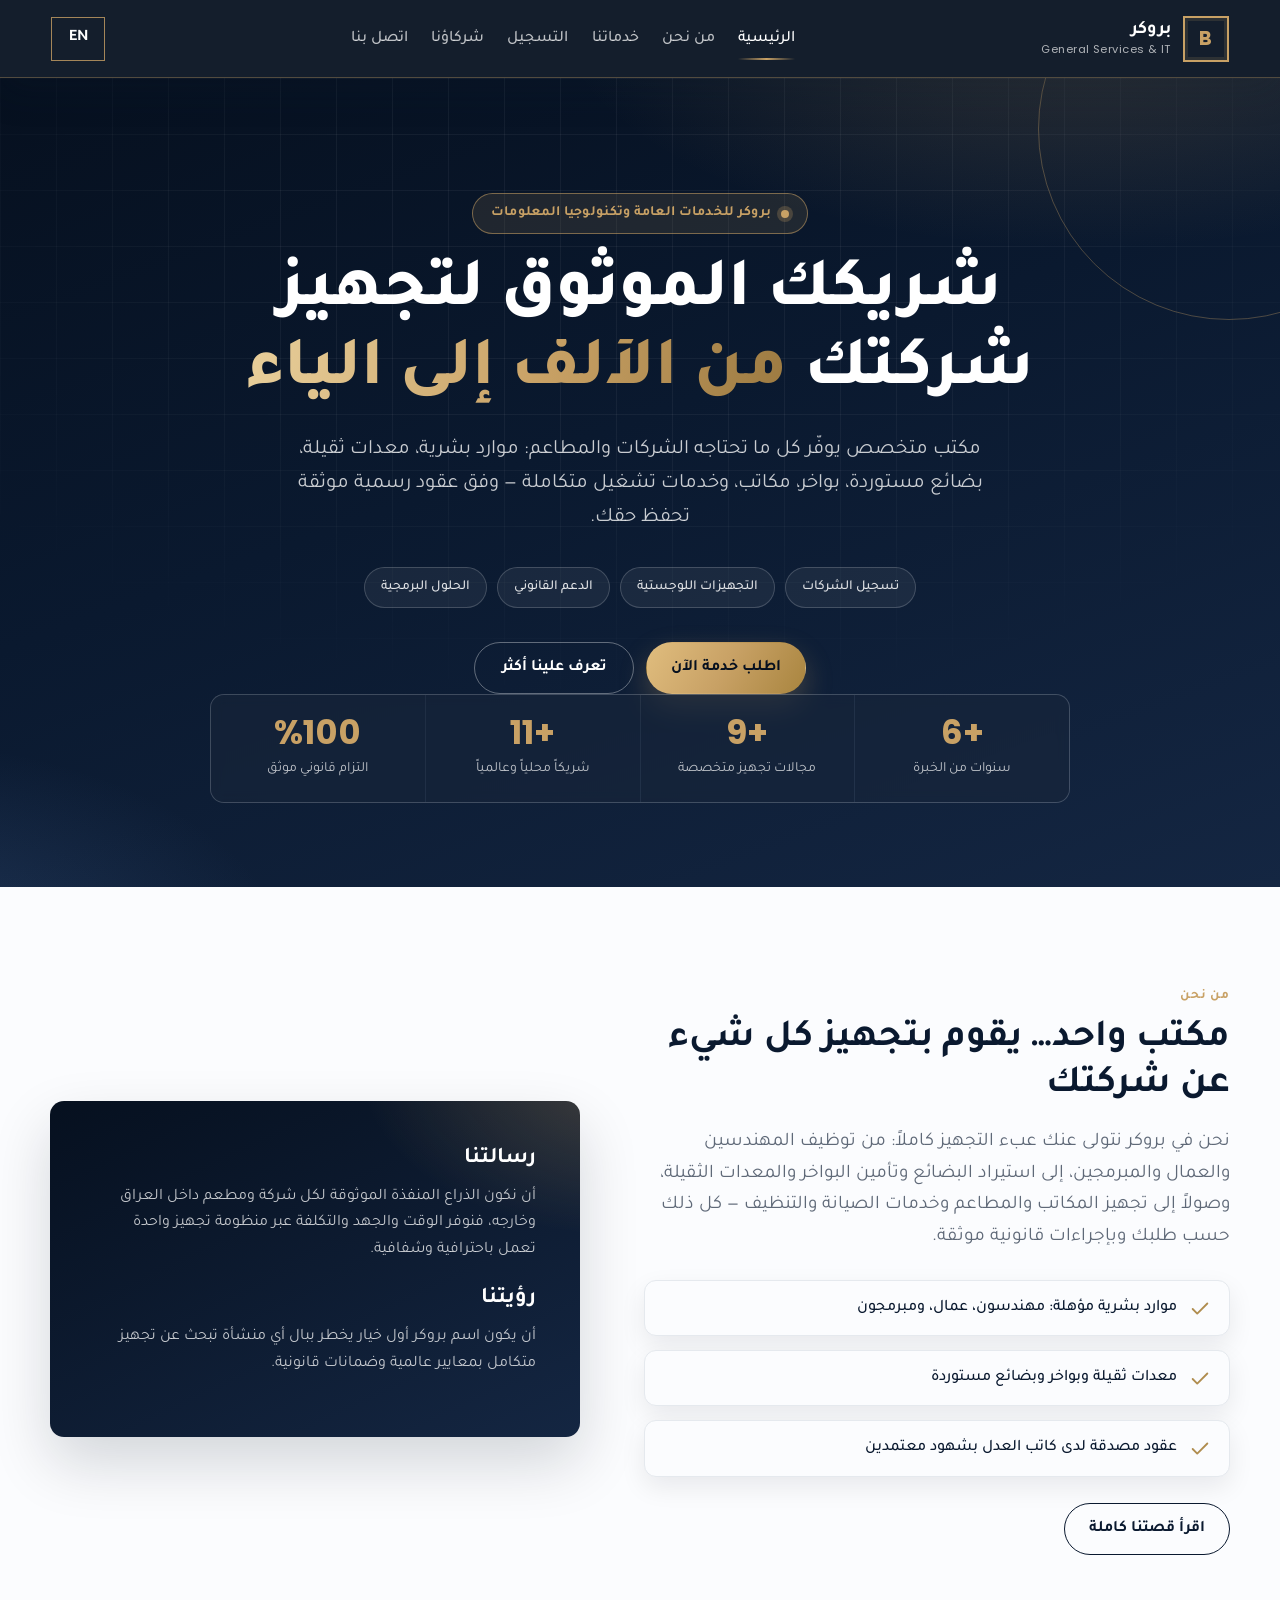
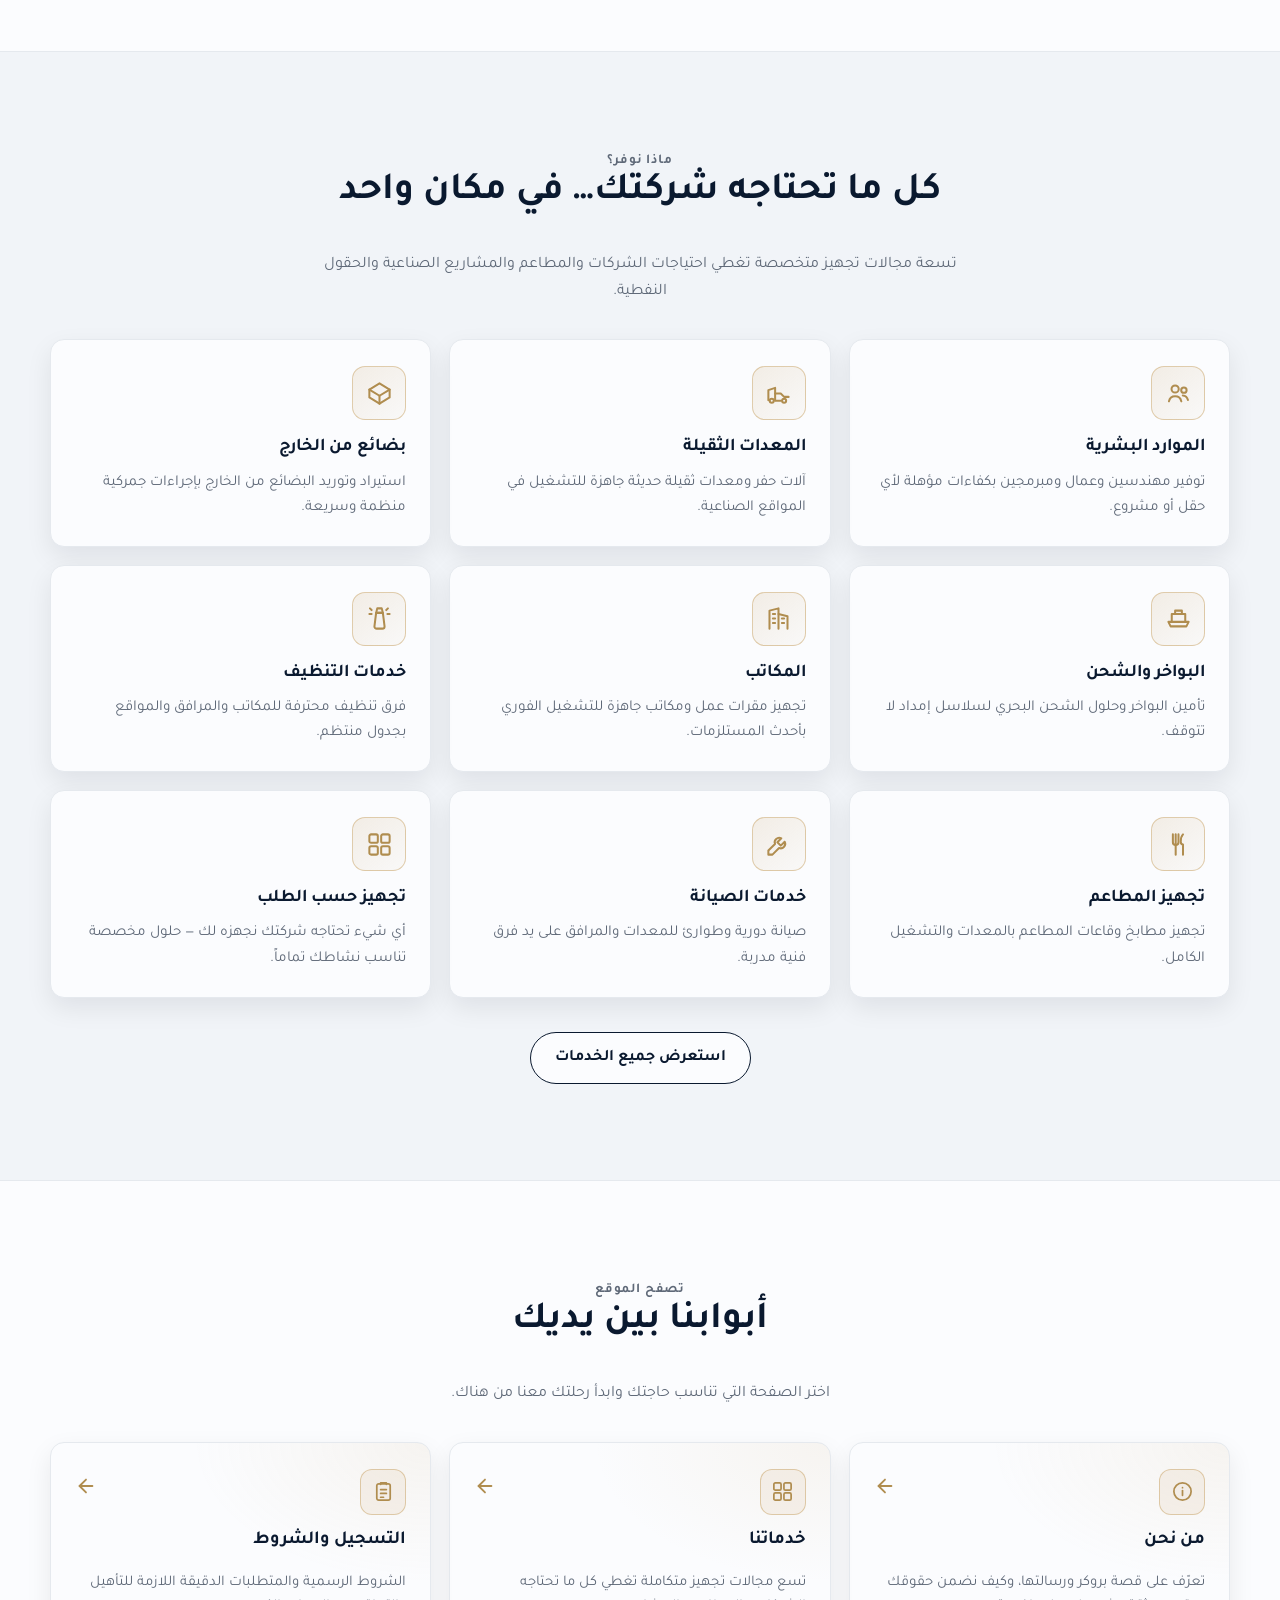
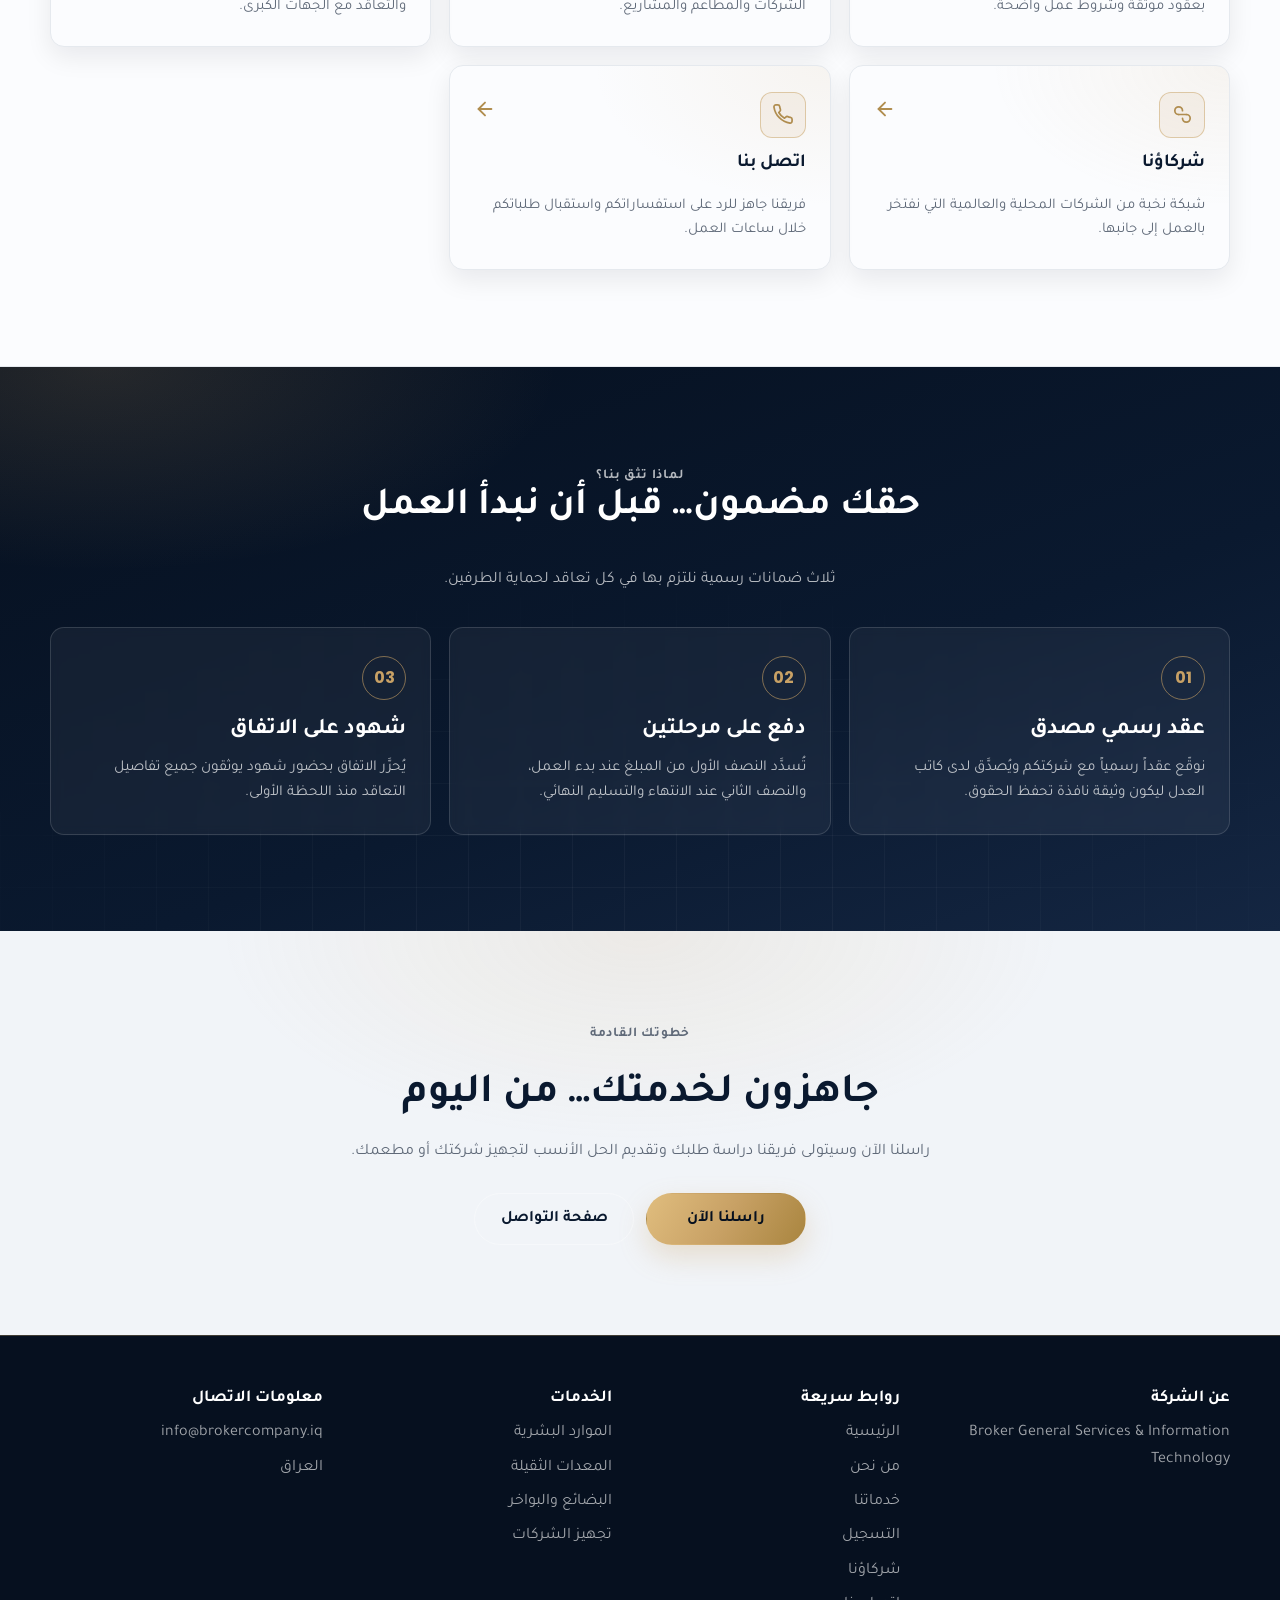
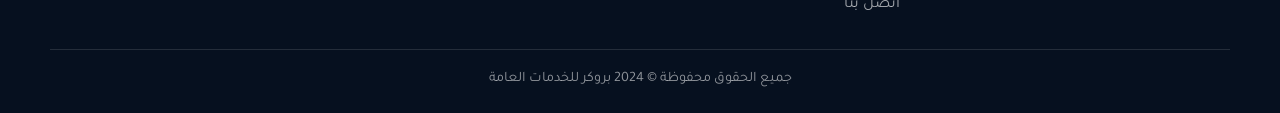
<file: index.html>
<!doctype html>
<html lang="ar" dir="rtl">
  <head>
    <meta charset="utf-8">
    <meta name="viewport" content="width=device-width, initial-scale=1">
    <title>بروكر | الصفحة الرئيسية</title>
    <meta name="description" content="بروكر — مكتب متخصص في توفير كل ما تحتاجه الشركات والمطاعم من موارد بشرية ومعدات وبضائع وخدمات متكاملة.">
    <link rel="stylesheet" href="styles.css">
  </head>
  <body>
    <header class="site-header">
      <a class="brand" href="index.html" aria-label="Broker homepage">
        <span class="brand-mark" aria-hidden="true">B</span>
        <span>
          <strong data-ar="بروكر" data-en="Broker">بروكر</strong>
          <small>General Services &amp; IT</small>
        </span>
      </a>
      <nav class="site-nav" aria-label="Primary navigation">
        <a href="index.html" data-ar="الرئيسية" data-en="Home">الرئيسية</a>
        <a href="about.html" data-ar="من نحن" data-en="About Us">من نحن</a>
        <a href="services.html" data-ar="خدماتنا" data-en="Services">خدماتنا</a>
        <a href="registration.html" data-ar="التسجيل" data-en="Registration">التسجيل</a>
        <a href="partners.html" data-ar="شركاؤنا" data-en="Our Partners">شركاؤنا</a>
        <a href="contact.html" data-ar="اتصل بنا" data-en="Contact">اتصل بنا</a>
      </nav>
      <button class="language-toggle" type="button" data-language-toggle aria-label="Toggle language">
        <span data-ar="EN" data-en="AR">EN</span>
      </button>
    </header>

    <main class="main-shell">
      <!-- Hero -->
      <section class="hero-home">
        <div class="hero-home-inner">
          <p class="hero-kicker"><span class="dot" aria-hidden="true"></span><span data-ar="بروكر للخدمات العامة وتكنولوجيا المعلومات" data-en="Broker General Services &amp; IT">بروكر للخدمات العامة وتكنولوجيا المعلومات</span></p>
          <h1><span data-ar="شريكك الموثوق لتجهيز شركتك" data-en="Your trusted partner for company provisioning">شريكك الموثوق لتجهيز شركتك</span> <span class="gold" data-ar="من الألف إلى الياء" data-en="from A to Z">من الألف إلى الياء</span></h1>
          <p class="lead" data-ar="مكتب متخصص يوفّر كل ما تحتاجه الشركات والمطاعم: موارد بشرية، معدات ثقيلة، بضائع مستوردة، بواخر، مكاتب، وخدمات تشغيل متكاملة — وفق عقود رسمية موثقة تحفظ حقك." data-en="A specialized office providing everything companies and restaurants need: manpower, heavy equipment, imported goods, vessels, offices, and integrated operational services — under official notarized contracts that protect your rights.">مكتب متخصص يوفّر كل ما تحتاجه الشركات والمطاعم: موارد بشرية، معدات ثقيلة، بضائع مستوردة، بواخر، مكاتب، وخدمات تشغيل متكاملة — وفق عقود رسمية موثقة تحفظ حقك.</p>
          <div class="hero-chips">
            <span class="chip" data-ar="تسجيل الشركات" data-en="Company registration">تسجيل الشركات</span>
            <span class="chip" data-ar="التجهيزات اللوجستية" data-en="Logistics provisioning">التجهيزات اللوجستية</span>
            <span class="chip" data-ar="الدعم القانوني" data-en="Legal support">الدعم القانوني</span>
            <span class="chip" data-ar="الحلول البرمجية" data-en="Software solutions">الحلول البرمجية</span>
          </div>
          <div class="button-row">
            <a class="button" href="mailto:info@brokercompany.iq" data-mailto-subject="طلب خدمة من موقع بروكر" data-mailto-body="السلام عليكم،&#10;أرغب بطلب خدمة من شركة بروكر.&#10;&#10;الاسم:&#10;رقم الهاتف:&#10;الخدمة المطلوبة:" data-ar="اطلب خدمة الآن" data-en="Request a service">اطلب خدمة الآن</a>
            <a class="button secondary" href="about.html" data-ar="تعرف علينا أكثر" data-en="Learn more about us">تعرف علينا أكثر</a>
          </div>
          <div class="stats-strip" data-reveal>
            <div class="stat">
              <span class="stat-value" data-ar="+6" data-en="6+">+6</span>
              <span class="stat-label" data-ar="سنوات من الخبرة" data-en="Years of experience">سنوات من الخبرة</span>
            </div>
            <div class="stat">
              <span class="stat-value" data-ar="+9" data-en="9+">+9</span>
              <span class="stat-label" data-ar="مجالات تجهيز متخصصة" data-en="Specialized fields">مجالات تجهيز متخصصة</span>
            </div>
            <div class="stat">
              <span class="stat-value" data-ar="+11" data-en="11+">+11</span>
              <span class="stat-label" data-ar="شريكاً محلياً وعالمياً" data-en="Local &amp; global partners">شريكاً محلياً وعالمياً</span>
            </div>
            <div class="stat">
              <span class="stat-value" data-ar="%100" data-en="100%">%100</span>
              <span class="stat-label" data-ar="التزام قانوني موثق" data-en="Documented compliance">التزام قانوني موثق</span>
            </div>
          </div>
        </div>
      </section>

      <!-- Company intro -->
      <section class="content-section">
        <div class="section-inner intro-split">
          <div data-reveal>
            <p class="eyebrow" data-ar="من نحن" data-en="Who we are">من نحن</p>
            <h2 data-ar="مكتب واحد… يقوم بتجهيز كل شيء عن شركتك" data-en="One office that provisions everything for your company">مكتب واحد… يقوم بتجهيز كل شيء عن شركتك</h2>
            <p class="lead" data-ar="نحن في بروكر نتولى عنك عبء التجهيز كاملاً: من توظيف المهندسين والعمال والمبرمجين، إلى استيراد البضائع وتأمين البواخر والمعدات الثقيلة، وصولاً إلى تجهيز المكاتب والمطاعم وخدمات الصيانة والتنظيف — كل ذلك حسب طلبك وبإجراءات قانونية موثقة." data-en="At Broker we carry the full burden of provisioning on your behalf: hiring engineers, workers and programmers, importing goods, securing vessels and heavy equipment, down to offices, restaurants, maintenance and cleaning services — all on demand and through documented legal procedures.">نحن في بروكر نتولى عنك عبء التجهيز كاملاً: من توظيف المهندسين والعمال والمبرمجين، إلى استيراد البضائع وتأمين البواخر والمعدات الثقيلة، وصولاً إلى تجهيز المكاتب والمطاعم وخدمات الصيانة والتنظيف — كل ذلك حسب طلبك وبإجراءات قانونية موثقة.</p>
            <ul class="intro-points">
              <li>
                <svg viewBox="0 0 24 24" fill="none" stroke="currentColor" stroke-width="2" stroke-linecap="round" stroke-linejoin="round" aria-hidden="true"><path d="M20 6 9 17l-5-5"/></svg>
                <span data-ar="موارد بشرية مؤهلة: مهندسون، عمال، ومبرمجون" data-en="Qualified manpower: engineers, workers, and programmers">موارد بشرية مؤهلة: مهندسون، عمال، ومبرمجون</span>
              </li>
              <li>
                <svg viewBox="0 0 24 24" fill="none" stroke="currentColor" stroke-width="2" stroke-linecap="round" stroke-linejoin="round" aria-hidden="true"><path d="M20 6 9 17l-5-5"/></svg>
                <span data-ar="معدات ثقيلة وبواخر وبضائع مستوردة" data-en="Heavy equipment, vessels, and imported goods">معدات ثقيلة وبواخر وبضائع مستوردة</span>
              </li>
              <li>
                <svg viewBox="0 0 24 24" fill="none" stroke="currentColor" stroke-width="2" stroke-linecap="round" stroke-linejoin="round" aria-hidden="true"><path d="M20 6 9 17l-5-5"/></svg>
                <span data-ar="عقود مصدقة لدى كاتب العدل بشهود معتمدين" data-en="Contracts notarized with certified witnesses">عقود مصدقة لدى كاتب العدل بشهود معتمدين</span>
              </li>
            </ul>
            <div class="button-row start" style="margin-top: 26px;">
              <a class="button secondary" href="about.html" data-ar="اقرأ قصتنا كاملة" data-en="Read our full story">اقرأ قصتنا كاملة</a>
            </div>
          </div>
          <aside class="intro-panel" data-reveal>
            <span class="panel-line" aria-hidden="true"></span>
            <h3 data-ar="رسالتنا" data-en="Our mission">رسالتنا</h3>
            <p data-ar="أن نكون الذراع المنفذة الموثوقة لكل شركة ومطعم داخل العراق وخارجه، فنوفر الوقت والجهد والتكلفة عبر منظومة تجهيز واحدة تعمل باحترافية وشفافية." data-en="To be the trusted executing arm for every company and restaurant inside and outside Iraq, saving time, effort, and cost through one professional and transparent provisioning system.">أن نكون الذراع المنفذة الموثوقة لكل شركة ومطعم داخل العراق وخارجه، فنوفر الوقت والجهد والتكلفة عبر منظومة تجهيز واحدة تعمل باحترافية وشفافية.</p>
            <h3 style="margin-top: 22px;" data-ar="رؤيتنا" data-en="Our vision">رؤيتنا</h3>
            <p data-ar="أن يكون اسم بروكر أول خيار يخطر ببال أي منشأة تبحث عن تجهيز متكامل بمعايير عالمية وضمانات قانونية." data-en="For Broker to be the first choice for any establishment seeking end-to-end provisioning with global standards and legal guarantees.">أن يكون اسم بروكر أول خيار يخطر ببال أي منشأة تبحث عن تجهيز متكامل بمعايير عالمية وضمانات قانونية.</p>
          </aside>
        </div>
      </section>

      <!-- Services overview -->
      <section class="content-section" style="background: var(--surface);">
        <div class="section-inner">
          <div class="section-heading center" data-reveal>
            <div>
              <p class="eyebrow" data-ar="ماذا نوفر؟" data-en="What we provide">ماذا نوفر؟</p>
              <h2 data-ar="كل ما تحتاجه شركتك… في مكان واحد" data-en="Everything your company needs… in one place">كل ما تحتاجه شركتك… في مكان واحد</h2>
            </div>
            <p data-ar="تسعة مجالات تجهيز متخصصة تغطي احتياجات الشركات والمطاعم والمشاريع الصناعية والحقول النفطية." data-en="Nine specialized provisioning fields covering companies, restaurants, industrial projects, and oilfields.">تسعة مجالات تجهيز متخصصة تغطي احتياجات الشركات والمطاعم والمشاريع الصناعية والحقول النفطية.</p>
          </div>
          <div class="feature-grid">
            <article class="feature-card" data-reveal>
              <span class="feature-icon" aria-hidden="true"><svg viewBox="0 0 24 24" fill="none" stroke="currentColor" stroke-width="1.8" stroke-linecap="round" stroke-linejoin="round"><circle cx="9" cy="8" r="3.2"/><path d="M3.5 19c.6-3 2.8-4.6 5.5-4.6S13.9 16 14.5 19"/><circle cx="16.8" cy="9" r="2.4"/><path d="M15.8 13.7c2.3.2 4 1.6 4.6 4.1"/></svg></span>
              <h3 data-ar="الموارد البشرية" data-en="Human resources">الموارد البشرية</h3>
              <p data-ar="توفير مهندسين وعمال ومبرمجين بكفاءات مؤهلة لأي حقل أو مشروع." data-en="Engineers, workers, and programmers qualified for any field or project.">توفير مهندسين وعمال ومبرمجين بكفاءات مؤهلة لأي حقل أو مشروع.</p>
            </article>
            <article class="feature-card" data-reveal>
              <span class="feature-icon" aria-hidden="true"><svg viewBox="0 0 24 24" fill="none" stroke="currentColor" stroke-width="1.8" stroke-linecap="round" stroke-linejoin="round"><path d="M3 18V9l6-2v11"/><path d="M9 12h5l3 3h4"/><circle cx="6" cy="18.5" r="1.8"/><circle cx="17" cy="18.5" r="1.8"/><path d="M9 18.5h5.2"/></svg></span>
              <h3 data-ar="المعدات الثقيلة" data-en="Heavy equipment">المعدات الثقيلة</h3>
              <p data-ar="آلات حفر ومعدات ثقيلة حديثة جاهزة للتشغيل في المواقع الصناعية." data-en="Modern drilling rigs and heavy machinery ready for industrial sites.">آلات حفر ومعدات ثقيلة حديثة جاهزة للتشغيل في المواقع الصناعية.</p>
            </article>
            <article class="feature-card" data-reveal>
              <span class="feature-icon" aria-hidden="true"><svg viewBox="0 0 24 24" fill="none" stroke="currentColor" stroke-width="1.8" stroke-linecap="round" stroke-linejoin="round"><path d="M21 8.5 12 3 3 8.5v7L12 21l9-5.5z"/><path d="M3 8.5 12 14l9-5.5"/><path d="M12 14v7"/></svg></span>
              <h3 data-ar="بضائع من الخارج" data-en="Imported goods">بضائع من الخارج</h3>
              <p data-ar="استيراد وتوريد البضائع من الخارج بإجراءات جمركية منظمة وسريعة." data-en="Importing and supplying goods with organized, fast customs procedures.">استيراد وتوريد البضائع من الخارج بإجراءات جمركية منظمة وسريعة.</p>
            </article>
            <article class="feature-card" data-reveal>
              <span class="feature-icon" aria-hidden="true"><svg viewBox="0 0 24 24" fill="none" stroke="currentColor" stroke-width="1.8" stroke-linecap="round" stroke-linejoin="round"><path d="M3 15h18l-2 4H5z"/><path d="M6 15V8h12v7"/><path d="M9 8V5h6v3"/></svg></span>
              <h3 data-ar="البواخر والشحن" data-en="Vessels &amp; shipping">البواخر والشحن</h3>
              <p data-ar="تأمين البواخر وحلول الشحن البحري لسلاسل إمداد لا تتوقف." data-en="Securing vessels and sea freight solutions for uninterrupted supply chains.">تأمين البواخر وحلول الشحن البحري لسلاسل إمداد لا تتوقف.</p>
            </article>
            <article class="feature-card" data-reveal>
              <span class="feature-icon" aria-hidden="true"><svg viewBox="0 0 24 24" fill="none" stroke="currentColor" stroke-width="1.8" stroke-linecap="round" stroke-linejoin="round"><path d="M4 21V5l8-2v18"/><path d="M12 8l8 2v11"/><path d="M7 8h2M7 12h2M7 16h2M15 12h2M15 16h2"/></svg></span>
              <h3 data-ar="المكاتب" data-en="Offices">المكاتب</h3>
              <p data-ar="تجهيز مقرات عمل ومكاتب جاهزة للتشغيل الفوري بأحدث المستلزمات." data-en="Fully equipped offices and headquarters ready for immediate operation.">تجهيز مقرات عمل ومكاتب جاهزة للتشغيل الفوري بأحدث المستلزمات.</p>
            </article>
            <article class="feature-card" data-reveal>
              <span class="feature-icon" aria-hidden="true"><svg viewBox="0 0 24 24" fill="none" stroke="currentColor" stroke-width="1.8" stroke-linecap="round" stroke-linejoin="round"><path d="M10 3h4l1 4h-6z"/><path d="M9 7h6l1.5 12a2 2 0 0 1-2 2h-5a2 2 0 0 1-2-2z"/><path d="M18 4.5 19.5 3M19 8h2M5 4.5 3.5 3M3 8H5"/></svg></span>
              <h3 data-ar="خدمات التنظيف" data-en="Cleaning services">خدمات التنظيف</h3>
              <p data-ar="فرق تنظيف محترفة للمكاتب والمرافق والمواقع بجدول منتظم." data-en="Professional cleaning teams for offices, facilities, and sites on schedule.">فرق تنظيف محترفة للمكاتب والمرافق والمواقع بجدول منتظم.</p>
            </article>
            <article class="feature-card" data-reveal>
              <span class="feature-icon" aria-hidden="true"><svg viewBox="0 0 24 24" fill="none" stroke="currentColor" stroke-width="1.8" stroke-linecap="round" stroke-linejoin="round"><path d="M7 3v7a2.5 2.5 0 0 0 5 0V3"/><path d="M9.5 3v18"/><path d="M16 3c-1.5 1.5-2 4-2 6.5 0 1.5 1 2.5 2 2.5v9"/></svg></span>
              <h3 data-ar="تجهيز المطاعم" data-en="Restaurant setup">تجهيز المطاعم</h3>
              <p data-ar="تجهيز مطابخ وقاعات المطاعم بالمعدات والتشغيل الكامل." data-en="Equipping restaurant kitchens and halls with full operational equipment.">تجهيز مطابخ وقاعات المطاعم بالمعدات والتشغيل الكامل.</p>
            </article>
            <article class="feature-card" data-reveal>
              <span class="feature-icon" aria-hidden="true"><svg viewBox="0 0 24 24" fill="none" stroke="currentColor" stroke-width="1.8" stroke-linecap="round" stroke-linejoin="round"><path d="M14.5 6.5a4 4 0 0 0-5.6 5L3 17.4V21h3.6l5.9-5.9a4 4 0 0 0 5-5.6L14 13l-3-3z"/></svg></span>
              <h3 data-ar="خدمات الصيانة" data-en="Maintenance services">خدمات الصيانة</h3>
              <p data-ar="صيانة دورية وطوارئ للمعدات والمرافق على يد فرق فنية مدربة." data-en="Periodic and emergency maintenance by trained technical teams.">صيانة دورية وطوارئ للمعدات والمرافق على يد فرق فنية مدربة.</p>
            </article>
            <article class="feature-card" data-reveal>
              <span class="feature-icon" aria-hidden="true"><svg viewBox="0 0 24 24" fill="none" stroke="currentColor" stroke-width="1.8" stroke-linecap="round" stroke-linejoin="round"><rect x="3" y="3" width="7.5" height="7.5" rx="1.5"/><rect x="13.5" y="3" width="7.5" height="7.5" rx="1.5"/><rect x="3" y="13.5" width="7.5" height="7.5" rx="1.5"/><rect x="13.5" y="13.5" width="7.5" height="7.5" rx="1.5"/></svg></span>
              <h3 data-ar="تجهيز حسب الطلب" data-en="Custom provisioning">تجهيز حسب الطلب</h3>
              <p data-ar="أي شيء تحتاجه شركتك نجهزه لك — حلول مخصصة تناسب نشاطك تماماً." data-en="Whatever your company needs, we provide it — tailored solutions for your activity.">أي شيء تحتاجه شركتك نجهزه لك — حلول مخصصة تناسب نشاطك تماماً.</p>
            </article>
          </div>
          <div class="button-row" style="margin-top: 34px;" data-reveal>
            <a class="button secondary" href="services.html" data-ar="استعرض جميع الخدمات" data-en="Browse all services">استعرض جميع الخدمات</a>
          </div>
        </div>
      </section>

      <!-- Page links -->
      <section class="content-section">
        <div class="section-inner">
          <div class="section-heading center" data-reveal>
            <div>
              <p class="eyebrow" data-ar="تصفح الموقع" data-en="Explore the site">تصفح الموقع</p>
              <h2 data-ar="أبوابنا بين يديك" data-en="All our doors are open">أبوابنا بين يديك</h2>
            </div>
            <p data-ar="اختر الصفحة التي تناسب حاجتك وابدأ رحلتك معنا من هناك." data-en="Pick the page that fits your need and start your journey with us there.">اختر الصفحة التي تناسب حاجتك وابدأ رحلتك معنا من هناك.</p>
          </div>
          <div class="page-links-grid">
            <a class="page-link-card" href="about.html" data-reveal>
              <span class="plc-head">
                <span class="plc-icon" aria-hidden="true"><svg viewBox="0 0 24 24" fill="none" stroke="currentColor" stroke-width="1.8" stroke-linecap="round" stroke-linejoin="round"><circle cx="12" cy="12" r="9"/><path d="M12 11v5"/><path d="M12 8h.01"/></svg></span>
                <span class="plc-arrow" aria-hidden="true"><svg width="22" height="22" viewBox="0 0 24 24" fill="none" stroke="currentColor" stroke-width="2" stroke-linecap="round" stroke-linejoin="round"><path d="M19 12H5"/><path d="m12 19-7-7 7-7"/></svg></span>
              </span>
              <h3 data-ar="من نحن" data-en="About Us">من نحن</h3>
              <p data-ar="تعرّف على قصة بروكر ورسالتها، وكيف نضمن حقوقك بعقود موثقة وشروط عمل واضحة." data-en="Discover Broker's story and mission, and how we secure your rights with documented contracts and clear terms.">تعرّف على قصة بروكر ورسالتها، وكيف نضمن حقوقك بعقود موثقة وشروط عمل واضحة.</p>
            </a>
            <a class="page-link-card" href="services.html" data-reveal>
              <span class="plc-head">
                <span class="plc-icon" aria-hidden="true"><svg viewBox="0 0 24 24" fill="none" stroke="currentColor" stroke-width="1.8" stroke-linecap="round" stroke-linejoin="round"><rect x="3" y="3" width="7.5" height="7.5" rx="1.5"/><rect x="13.5" y="3" width="7.5" height="7.5" rx="1.5"/><rect x="3" y="13.5" width="7.5" height="7.5" rx="1.5"/><rect x="13.5" y="13.5" width="7.5" height="7.5" rx="1.5"/></svg></span>
                <span class="plc-arrow" aria-hidden="true"><svg width="22" height="22" viewBox="0 0 24 24" fill="none" stroke="currentColor" stroke-width="2" stroke-linecap="round" stroke-linejoin="round"><path d="M19 12H5"/><path d="m12 19-7-7 7-7"/></svg></span>
              </span>
              <h3 data-ar="خدماتنا" data-en="Services">خدماتنا</h3>
              <p data-ar="تسع مجالات تجهيز متكاملة تغطي كل ما تحتاجه الشركات والمطاعم والمشاريع." data-en="Nine integrated provisioning fields covering everything companies, restaurants, and projects need.">تسع مجالات تجهيز متكاملة تغطي كل ما تحتاجه الشركات والمطاعم والمشاريع.</p>
            </a>
            <a class="page-link-card" href="registration.html" data-reveal>
              <span class="plc-head">
                <span class="plc-icon" aria-hidden="true"><svg viewBox="0 0 24 24" fill="none" stroke="currentColor" stroke-width="1.8" stroke-linecap="round" stroke-linejoin="round"><rect x="5" y="4" width="14" height="17" rx="2"/><path d="M9 4.5V3h6v1.5"/><path d="M9 10h6M9 14h6M9 18h3"/></svg></span>
                <span class="plc-arrow" aria-hidden="true"><svg width="22" height="22" viewBox="0 0 24 24" fill="none" stroke="currentColor" stroke-width="2" stroke-linecap="round" stroke-linejoin="round"><path d="M19 12H5"/><path d="m12 19-7-7 7-7"/></svg></span>
              </span>
              <h3 data-ar="التسجيل والشروط" data-en="Registration &amp; terms">التسجيل والشروط</h3>
              <p data-ar="الشروط الرسمية والمتطلبات الدقيقة اللازمة للتأهيل والتعاقد مع الجهات الكبرى." data-en="Official terms and precise requirements for qualification and contracting with major entities.">الشروط الرسمية والمتطلبات الدقيقة اللازمة للتأهيل والتعاقد مع الجهات الكبرى.</p>
            </a>
            <a class="page-link-card" href="partners.html" data-reveal>
              <span class="plc-head">
                <span class="plc-icon" aria-hidden="true"><svg viewBox="0 0 24 24" fill="none" stroke="currentColor" stroke-width="1.8" stroke-linecap="round" stroke-linejoin="round"><path d="M8 12a4 4 0 1 1 4-4"/><path d="M16 12a4 4 0 1 1-4 4"/><path d="M8 12h8"/></svg></span>
                <span class="plc-arrow" aria-hidden="true"><svg width="22" height="22" viewBox="0 0 24 24" fill="none" stroke="currentColor" stroke-width="2" stroke-linecap="round" stroke-linejoin="round"><path d="M19 12H5"/><path d="m12 19-7-7 7-7"/></svg></span>
              </span>
              <h3 data-ar="شركاؤنا" data-en="Our Partners">شركاؤنا</h3>
              <p data-ar="شبكة نخبة من الشركات المحلية والعالمية التي نفتخر بالعمل إلى جانبها." data-en="An elite network of local and international companies we are proud to work alongside.">شبكة نخبة من الشركات المحلية والعالمية التي نفتخر بالعمل إلى جانبها.</p>
            </a>
            <a class="page-link-card" href="contact.html" data-reveal>
              <span class="plc-head">
                <span class="plc-icon" aria-hidden="true"><svg viewBox="0 0 24 24" fill="none" stroke="currentColor" stroke-width="1.8" stroke-linecap="round" stroke-linejoin="round"><path d="M22 16.9v2a2 2 0 0 1-2.2 2A19.8 19.8 0 0 1 3.1 4.2 2 2 0 0 1 5.1 2h2a2 2 0 0 1 2 1.7c.13.96.36 1.9.7 2.8a2 2 0 0 1-.45 2.1L8.1 9.9a16 16 0 0 0 6 6l1.3-1.25a2 2 0 0 1 2.1-.45c.9.34 1.84.57 2.8.7a2 2 0 0 1 1.7 2z"/></svg></span>
                <span class="plc-arrow" aria-hidden="true"><svg width="22" height="22" viewBox="0 0 24 24" fill="none" stroke="currentColor" stroke-width="2" stroke-linecap="round" stroke-linejoin="round"><path d="M19 12H5"/><path d="m12 19-7-7 7-7"/></svg></span>
              </span>
              <h3 data-ar="اتصل بنا" data-en="Contact">اتصل بنا</h3>
              <p data-ar="فريقنا جاهز للرد على استفساراتكم واستقبال طلباتكم خلال ساعات العمل." data-en="Our team is ready to answer inquiries and receive requests during working hours.">فريقنا جاهز للرد على استفساراتكم واستقبال طلباتكم خلال ساعات العمل.</p>
            </a>
          </div>
        </div>
      </section>

      <!-- Trust band -->
      <section class="trust-band content-section">
        <div class="section-inner">
          <div class="section-heading center" data-reveal>
            <div>
              <p class="eyebrow" data-ar="لماذا تثق بنا؟" data-en="Why trust us?">لماذا تثق بنا؟</p>
              <h2 data-ar="حقك مضمون… قبل أن نبدأ العمل" data-en="Your rights are secured… before we even start">حقك مضمون… قبل أن نبدأ العمل</h2>
            </div>
            <p data-ar="ثلاث ضمانات رسمية نلتزم بها في كل تعاقد لحماية الطرفين." data-en="Three official guarantees we commit to in every contract to protect both parties.">ثلاث ضمانات رسمية نلتزم بها في كل تعاقد لحماية الطرفين.</p>
          </div>
          <div class="trust-grid">
            <article class="trust-item" data-reveal>
              <span class="trust-num">01</span>
              <h3 data-ar="عقد رسمي مصدق" data-en="Notarized official contract">عقد رسمي مصدق</h3>
              <p data-ar="نوقّع عقداً رسمياً مع شركتكم ويُصدَّق لدى كاتب العدل ليكون وثيقة نافذة تحفظ الحقوق." data-en="We sign an official contract with your company, notarized at the notary office as an enforceable document protecting all rights.">نوقّع عقداً رسمياً مع شركتكم ويُصدَّق لدى كاتب العدل ليكون وثيقة نافذة تحفظ الحقوق.</p>
            </article>
            <article class="trust-item" data-reveal>
              <span class="trust-num">02</span>
              <h3 data-ar="دفع على مرحلتين" data-en="Two-stage payment">دفع على مرحلتين</h3>
              <p data-ar="تُسدَّد النصف الأول من المبلغ عند بدء العمل، والنصف الثاني عند الانتهاء والتسليم النهائي." data-en="The first half is paid upon starting, and the second half upon completion and final delivery.">تُسدَّد النصف الأول من المبلغ عند بدء العمل، والنصف الثاني عند الانتهاء والتسليم النهائي.</p>
            </article>
            <article class="trust-item" data-reveal>
              <span class="trust-num">03</span>
              <h3 data-ar="شهود على الاتفاق" data-en="Witnesses on the agreement">شهود على الاتفاق</h3>
              <p data-ar="يُحرَّر الاتفاق بحضور شهود يوثقون جميع تفاصيل التعاقد منذ اللحظة الأولى." data-en="Agreements are concluded before witnesses who document every detail from the very first moment.">يُحرَّر الاتفاق بحضور شهود يوثقون جميع تفاصيل التعاقد منذ اللحظة الأولى.</p>
            </article>
          </div>
        </div>
      </section>

      <!-- CTA -->
      <section class="cta-band">
        <div class="inner" data-reveal>
          <p class="eyebrow" data-ar="خطوتك القادمة" data-en="Your next step">خطوتك القادمة</p>
          <h2 data-ar="جاهزون لخدمتك… من اليوم" data-en="Ready to serve you… starting today">جاهزون لخدمتك… من اليوم</h2>
          <p data-ar="راسلنا الآن وسيتولى فريقنا دراسة طلبك وتقديم الحل الأنسب لتجهيز شركتك أو مطعمك." data-en="Message us now and our team will study your request and propose the best provisioning solution for your company or restaurant.">راسلنا الآن وسيتولى فريقنا دراسة طلبك وتقديم الحل الأنسب لتجهيز شركتك أو مطعمك.</p>
          <div class="button-row">
            <a class="button" href="mailto:info@brokercompany.iq" data-mailto-subject="تواصل عام من موقع بروكر" data-mailto-body="السلام عليكم،&#10;أرغب بالتواصل مع شركة بروكر.&#10;&#10;الاسم:&#10;رقم الهاتف:&#10;الرسالة:" data-ar="راسلنا الآن" data-en="Message us now">راسلنا الآن</a>
            <a class="button secondary" href="contact.html" data-ar="صفحة التواصل" data-en="Contact page">صفحة التواصل</a>
          </div>
        </div>
      </section>
    </main>

    <footer class="site-footer">
      <div class="footer-inner">
        <div class="footer-grid">
          <section>
            <h3 data-ar="عن الشركة" data-en="About">عن الشركة</h3>
            <p>Broker General Services &amp; Information Technology</p>
          </section>
          <section>
            <h3 data-ar="روابط سريعة" data-en="Quick links">روابط سريعة</h3>
            <ul class="footer-list">
              <li><a href="index.html" data-ar="الرئيسية" data-en="Home">الرئيسية</a></li>
              <li><a href="about.html" data-ar="من نحن" data-en="About Us">من نحن</a></li>
              <li><a href="services.html" data-ar="خدماتنا" data-en="Services">خدماتنا</a></li>
              <li><a href="registration.html" data-ar="التسجيل" data-en="Registration">التسجيل</a></li>
              <li><a href="partners.html" data-ar="شركاؤنا" data-en="Our Partners">شركاؤنا</a></li>
              <li><a href="contact.html" data-ar="اتصل بنا" data-en="Contact">اتصل بنا</a></li>
            </ul>
          </section>
          <section>
            <h3 data-ar="الخدمات" data-en="Services">الخدمات</h3>
            <ul class="footer-list">
              <li data-ar="الموارد البشرية" data-en="Human resources">الموارد البشرية</li>
              <li data-ar="المعدات الثقيلة" data-en="Heavy equipment">المعدات الثقيلة</li>
              <li data-ar="البضائع والبواخر" data-en="Goods &amp; vessels">البضائع والبواخر</li>
              <li data-ar="تجهيز الشركات" data-en="Company provisioning">تجهيز الشركات</li>
            </ul>
          </section>
          <section>
            <h3 data-ar="معلومات الاتصال" data-en="Contact info">معلومات الاتصال</h3>
            <ul class="footer-list">
              <li>info@brokercompany.iq</li>
              <li data-ar="العراق" data-en="Iraq">العراق</li>
            </ul>
          </section>
        </div>
        <div class="footer-bottom" data-ar="جميع الحقوق محفوظة © 2024 بروكر للخدمات العامة" data-en="All rights reserved © 2024 Broker General Services">جميع الحقوق محفوظة © 2024 بروكر للخدمات العامة</div>
      </div>
    </footer>
    <script src="app.js"></script>
  </body>
</html>
</file>
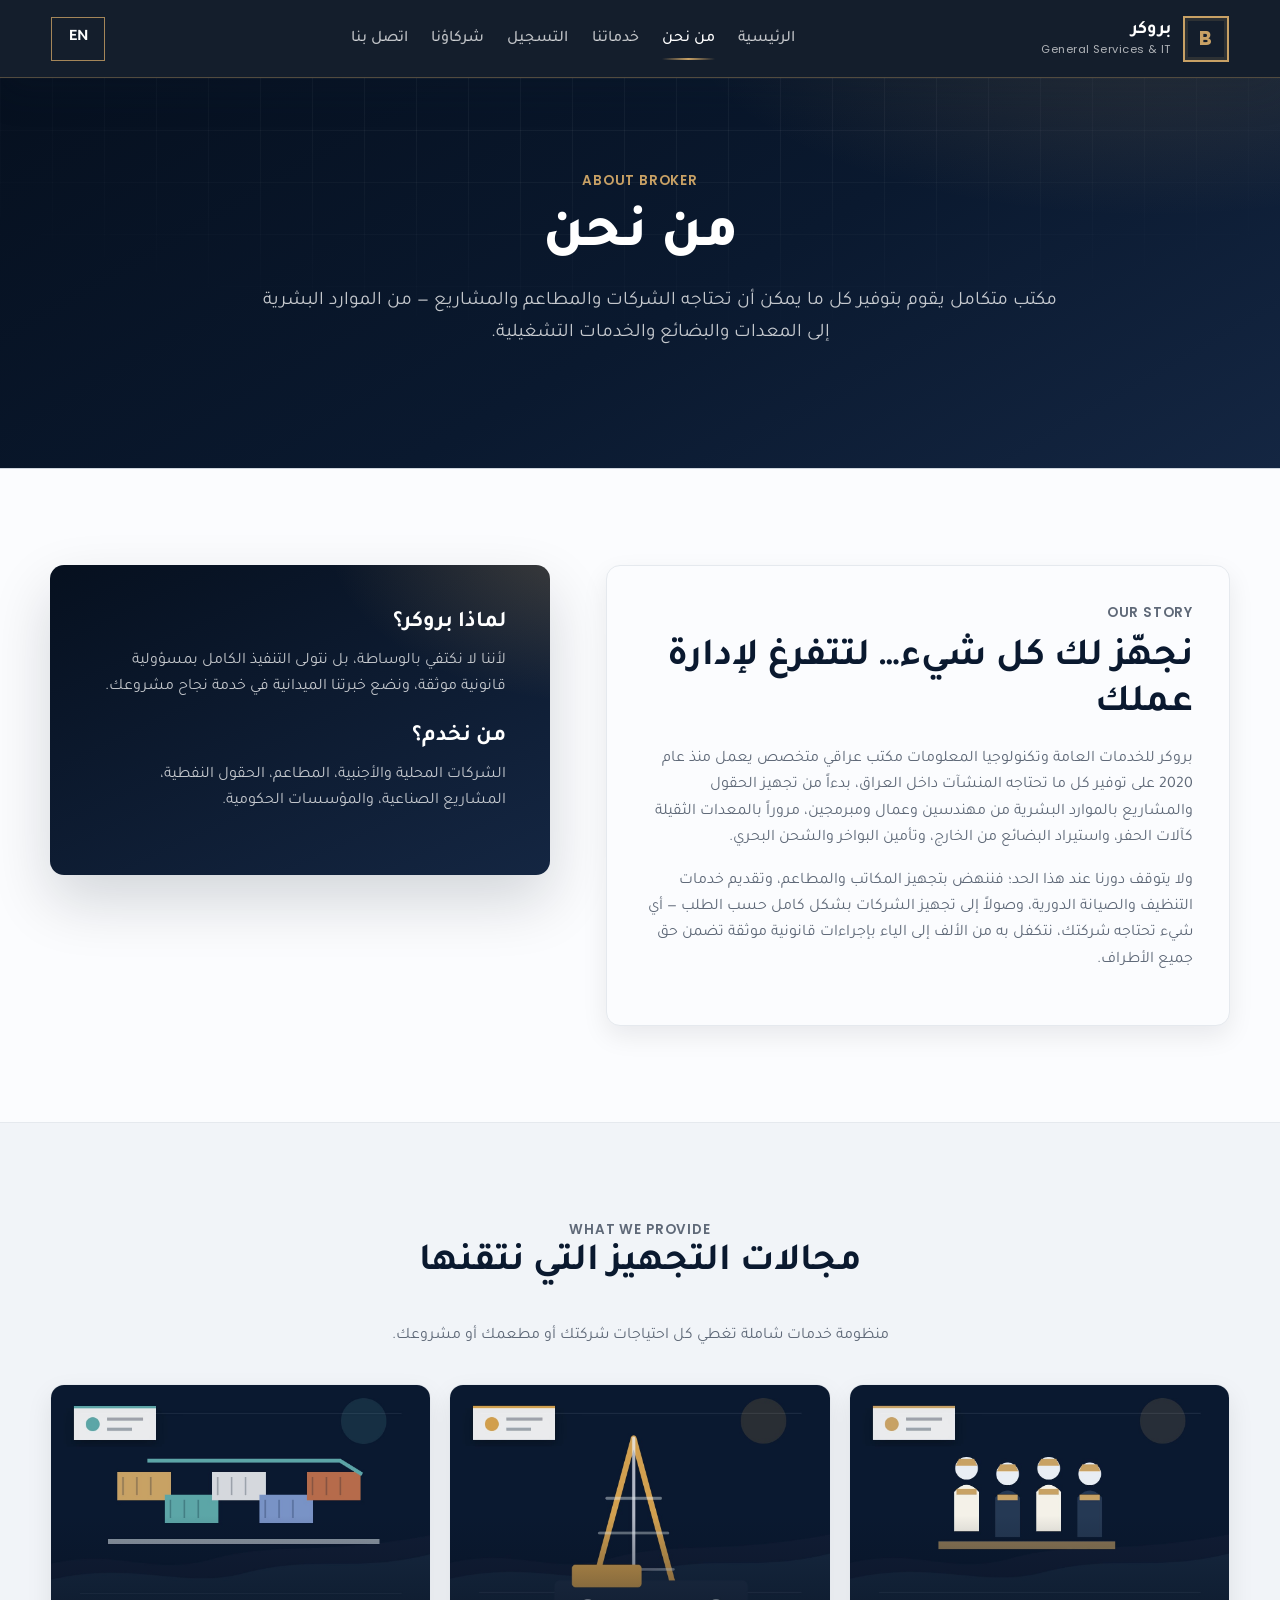
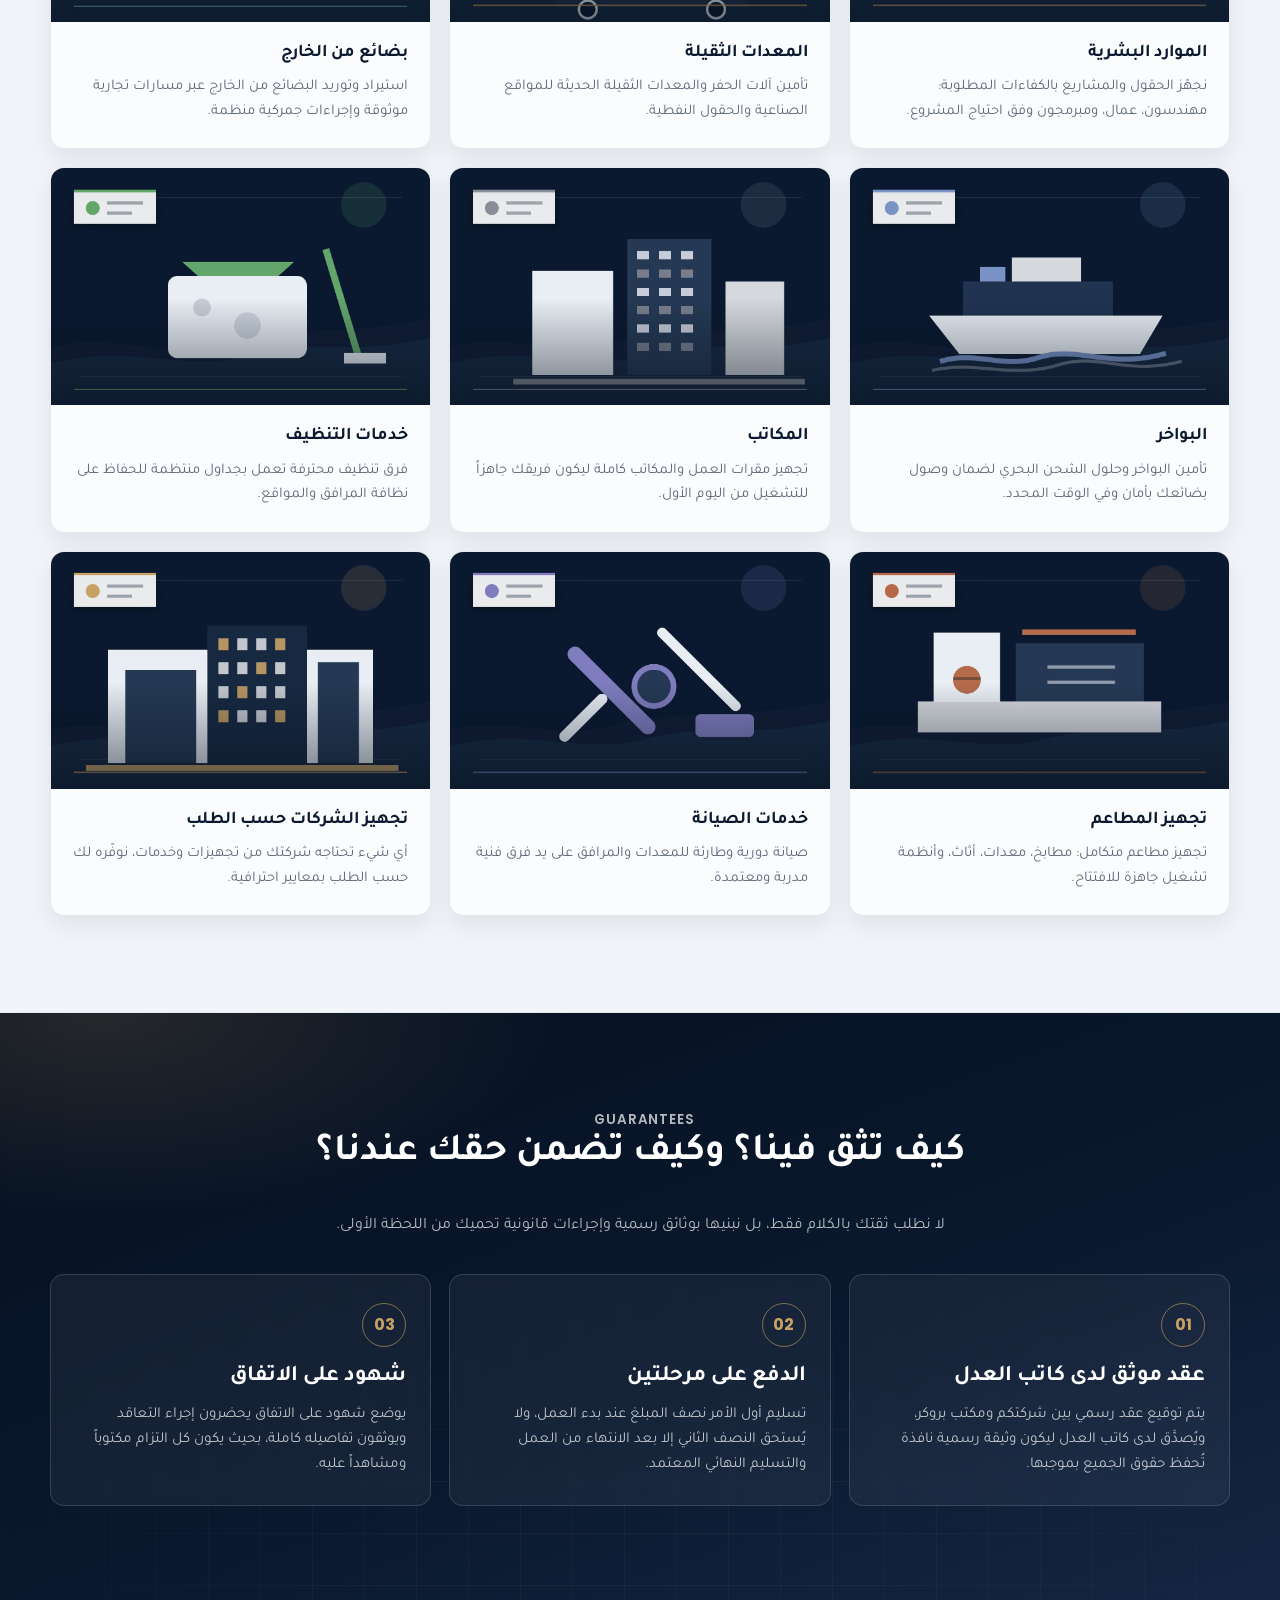
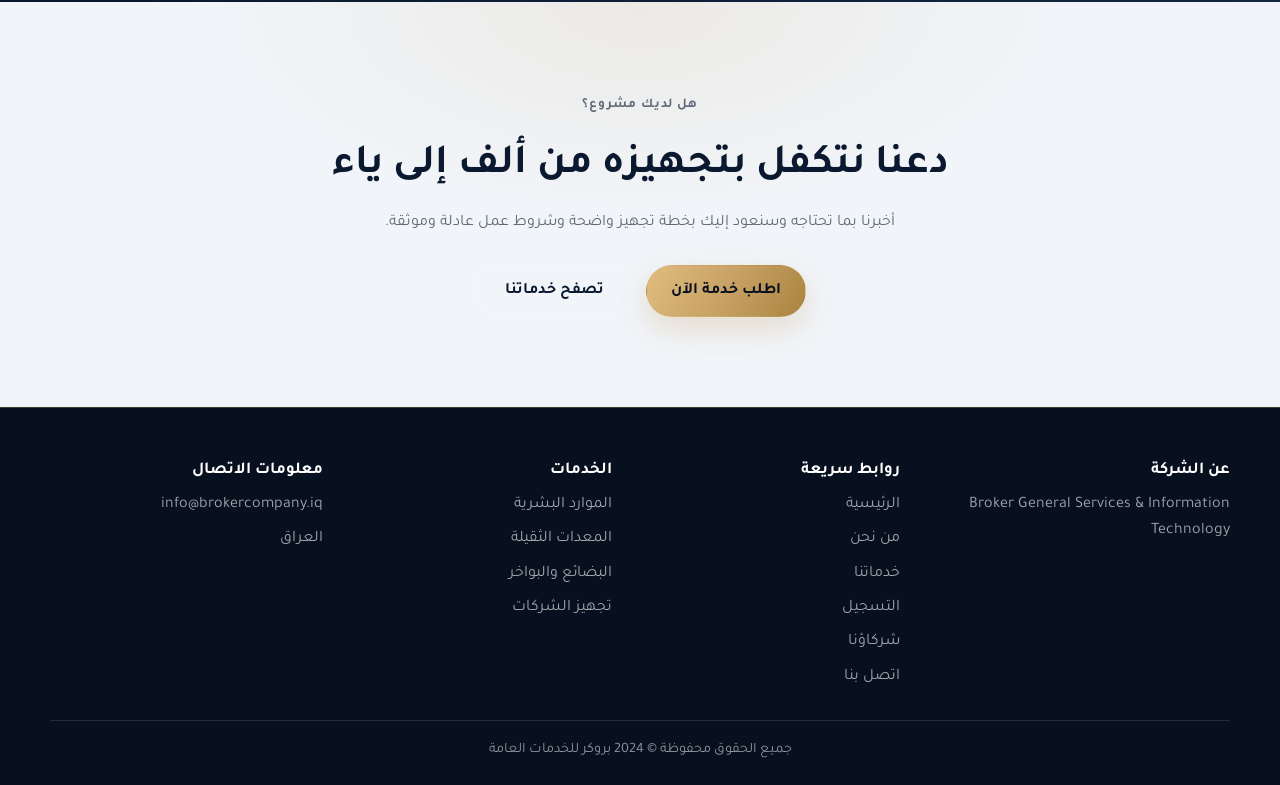
<file: about.html>
<!doctype html>
<html lang="ar" dir="rtl">
  <head>
    <meta charset="utf-8">
    <meta name="viewport" content="width=device-width, initial-scale=1">
    <title>بروكر | من نحن</title>
    <meta name="description" content="من نحن — بروكر مكتب متخصص في توفير كل ما تحتاجه الشركات والمطاعم من موارد بشرية ومعدات وبضائع وخدمات متكاملة حسب الطلب.">
    <link rel="stylesheet" href="styles.css">
  </head>
  <body>
    <header class="site-header">
      <a class="brand" href="index.html" aria-label="Broker homepage">
        <span class="brand-mark" aria-hidden="true">B</span>
        <span>
          <strong data-ar="بروكر" data-en="Broker">بروكر</strong>
          <small>General Services &amp; IT</small>
        </span>
      </a>
      <nav class="site-nav" aria-label="Primary navigation">
        <a href="index.html" data-ar="الرئيسية" data-en="Home">الرئيسية</a>
        <a href="about.html" data-ar="من نحن" data-en="About Us">من نحن</a>
        <a href="services.html" data-ar="خدماتنا" data-en="Services">خدماتنا</a>
        <a href="registration.html" data-ar="التسجيل" data-en="Registration">التسجيل</a>
        <a href="partners.html" data-ar="شركاؤنا" data-en="Our Partners">شركاؤنا</a>
        <a href="contact.html" data-ar="اتصل بنا" data-en="Contact">اتصل بنا</a>
      </nav>
      <button class="language-toggle" type="button" data-language-toggle aria-label="Toggle language">
        <span data-ar="EN" data-en="AR">EN</span>
      </button>
    </header>

    <main class="main-shell">
      <section class="page-hero compact">
        <div class="page-hero-inner">
          <p class="eyebrow" data-ar="About Broker" data-en="About Broker">About Broker</p>
          <h1 data-ar="من نحن" data-en="Who We Are">من نحن</h1>
          <p class="lead" data-ar="مكتب متكامل يقوم بتوفير كل ما يمكن أن تحتاجه الشركات والمطاعم والمشاريع — من الموارد البشرية إلى المعدات والبضائع والخدمات التشغيلية." data-en="A fully integrated office supplying everything companies, restaurants, and projects may need — from human resources to equipment, goods, and operational services.">مكتب متكامل يقوم بتوفير كل ما يمكن أن تحتاجه الشركات والمطاعم والمشاريع — من الموارد البشرية إلى المعدات والبضائع والخدمات التشغيلية.</p>
        </div>
      </section>

      <section class="content-section">
        <div class="section-inner two-column">
          <article class="story-block" data-reveal>
            <p class="eyebrow" data-ar="Our story" data-en="Our story">Our story</p>
            <h2 data-ar="نجهّز لك كل شيء… لتتفرغ لإدارة عملك" data-en="We provision everything… so you focus on your business">نجهّز لك كل شيء… لتتفرغ لإدارة عملك</h2>
            <p data-ar="بروكر للخدمات العامة وتكنولوجيا المعلومات مكتب عراقي متخصص يعمل منذ عام 2020 على توفير كل ما تحتاجه المنشآت داخل العراق، بدءاً من تجهيز الحقول والمشاريع بالموارد البشرية من مهندسين وعمال ومبرمجين، مروراً بالمعدات الثقيلة كآلات الحفر، واستيراد البضائع من الخارج، وتأمين البواخر والشحن البحري." data-en="Broker General Services &amp; IT is an Iraqi specialized office operating since 2020 to supply everything establishments need inside Iraq: staffing fields and projects with engineers, workers, and programmers; heavy machinery such as drilling rigs; importing goods from abroad; and securing vessels and sea freight.">بروكر للخدمات العامة وتكنولوجيا المعلومات مكتب عراقي متخصص يعمل منذ عام 2020 على توفير كل ما تحتاجه المنشآت داخل العراق، بدءاً من تجهيز الحقول والمشاريع بالموارد البشرية من مهندسين وعمال ومبرمجين، مروراً بالمعدات الثقيلة كآلات الحفر، واستيراد البضائع من الخارج، وتأمين البواخر والشحن البحري.</p>
            <p data-ar="ولا يتوقف دورنا عند هذا الحد؛ فننهض بتجهيز المكاتب والمطاعم، وتقديم خدمات التنظيف والصيانة الدورية، وصولاً إلى تجهيز الشركات بشكل كامل حسب الطلب — أي شيء تحتاجه شركتك، نتكفل به من الألف إلى الياء بإجراءات قانونية موثقة تضمن حق جميع الأطراف." data-en="And our role does not stop there: we also set up offices and restaurants, provide periodic cleaning and maintenance services, and fully equip companies on demand — whatever your company needs, we handle it from A to Z through documented legal procedures that protect all parties.">ولا يتوقف دورنا عند هذا الحد؛ فننهض بتجهيز المكاتب والمطاعم، وتقديم خدمات التنظيف والصيانة الدورية، وصولاً إلى تجهيز الشركات بشكل كامل حسب الطلب — أي شيء تحتاجه شركتك، نتكفل به من الألف إلى الياء بإجراءات قانونية موثقة تضمن حق جميع الأطراف.</p>
          </article>
          <aside class="intro-panel" data-reveal>
            <span class="panel-line" aria-hidden="true"></span>
            <h3 data-ar="لماذا بروكر؟" data-en="Why Broker?">لماذا بروكر؟</h3>
            <p data-ar="لأننا لا نكتفي بالوساطة، بل نتولى التنفيذ الكامل بمسؤولية قانونية موثقة، ونضع خبرتنا الميدانية في خدمة نجاح مشروعك." data-en="Because we do not merely broker deals — we take full execution responsibility under documented legal liability, putting our field expertise at the service of your project's success.">لأننا لا نكتفي بالوساطة، بل نتولى التنفيذ الكامل بمسؤولية قانونية موثقة، ونضع خبرتنا الميدانية في خدمة نجاح مشروعك.</p>
            <h3 style="margin-top: 22px;" data-ar="من نخدم؟" data-en="Whom we serve">من نخدم؟</h3>
            <p data-ar="الشركات المحلية والأجنبية، المطاعم، الحقول النفطية، المشاريع الصناعية، والمؤسسات الحكومية." data-en="Local and foreign companies, restaurants, oilfields, industrial projects, and government institutions.">الشركات المحلية والأجنبية، المطاعم، الحقول النفطية، المشاريع الصناعية، والمؤسسات الحكومية.</p>
          </aside>
        </div>
      </section>

      <section class="content-section" style="background: var(--surface);">
        <div class="section-inner">
          <div class="section-heading center" data-reveal>
            <div>
              <p class="eyebrow" data-ar="What we provide" data-en="What we provide">What we provide</p>
              <h2 data-ar="مجالات التجهيز التي نتقنها" data-en="The provisioning fields we master">مجالات التجهيز التي نتقنها</h2>
            </div>
            <p data-ar="منظومة خدمات شاملة تغطي كل احتياجات شركتك أو مطعمك أو مشروعك." data-en="A comprehensive service system covering all the needs of your company, restaurant, or project.">منظومة خدمات شاملة تغطي كل احتياجات شركتك أو مطعمك أو مشروعك.</p>
          </div>
          <div class="media-grid">
            <article class="media-card" data-reveal>
              <div class="media-thumb"><img src="assets/images/services/manpower.jpg" alt="الموارد البشرية - مهندسون وعمال ومبرمجون"></div>
              <div class="media-body">
                <h3 data-ar="الموارد البشرية" data-en="Human resources">الموارد البشرية</h3>
                <p data-ar="نجهّز الحقول والمشاريع بالكفاءات المطلوبة: مهندسون، عمال، ومبرمجون وفق احتياج المشروع." data-en="We staff fields and projects with the required talent: engineers, workers, and programmers per project needs.">نجهّز الحقول والمشاريع بالكفاءات المطلوبة: مهندسون، عمال، ومبرمجون وفق احتياج المشروع.</p>
              </div>
            </article>
            <article class="media-card" data-reveal>
              <div class="media-thumb"><img src="assets/images/services/heavy-equipment.jpg" alt="المعدات الثقيلة وآلات الحفر"></div>
              <div class="media-body">
                <h3 data-ar="المعدات الثقيلة" data-en="Heavy equipment">المعدات الثقيلة</h3>
                <p data-ar="تأمين آلات الحفر والمعدات الثقيلة الحديثة للمواقع الصناعية والحقول النفطية." data-en="Securing drilling rigs and modern heavy machinery for industrial sites and oilfields.">تأمين آلات الحفر والمعدات الثقيلة الحديثة للمواقع الصناعية والحقول النفطية.</p>
              </div>
            </article>
            <article class="media-card" data-reveal>
              <div class="media-thumb"><img src="assets/images/services/imports.jpg" alt="تجهيز بضائع مستوردة من الخارج"></div>
              <div class="media-body">
                <h3 data-ar="بضائع من الخارج" data-en="Imported goods">بضائع من الخارج</h3>
                <p data-ar="استيراد وتوريد البضائع من الخارج عبر مسارات تجارية موثوقة وإجراءات جمركية منظمة." data-en="Importing and supplying goods through trusted trade routes and organized customs procedures.">استيراد وتوريد البضائع من الخارج عبر مسارات تجارية موثوقة وإجراءات جمركية منظمة.</p>
              </div>
            </article>
            <article class="media-card" data-reveal>
              <div class="media-thumb"><img src="assets/images/services/shipping.jpg" alt="البواخر والشحن البحري"></div>
              <div class="media-body">
                <h3 data-ar="البواخر" data-en="Vessels">البواخر</h3>
                <p data-ar="تأمين البواخر وحلول الشحن البحري لضمان وصول بضائعك بأمان وفي الوقت المحدد." data-en="Securing vessels and sea freight solutions so your cargo arrives safely and on time.">تأمين البواخر وحلول الشحن البحري لضمان وصول بضائعك بأمان وفي الوقت المحدد.</p>
              </div>
            </article>
            <article class="media-card" data-reveal>
              <div class="media-thumb"><img src="assets/images/services/offices.jpg" alt="تجهيز المكاتب ومقرات العمل"></div>
              <div class="media-body">
                <h3 data-ar="المكاتب" data-en="Offices">المكاتب</h3>
                <p data-ar="تجهيز مقرات العمل والمكاتب كاملة ليكون فريقك جاهزاً للتشغيل من اليوم الأول." data-en="Fully equipping offices and headquarters so your team is operational from day one.">تجهيز مقرات العمل والمكاتب كاملة ليكون فريقك جاهزاً للتشغيل من اليوم الأول.</p>
              </div>
            </article>
            <article class="media-card" data-reveal>
              <div class="media-thumb"><img src="assets/images/services/cleaning.jpg" alt="خدمات التنظيف للمرافق والمواقع"></div>
              <div class="media-body">
                <h3 data-ar="خدمات التنظيف" data-en="Cleaning services">خدمات التنظيف</h3>
                <p data-ar="فرق تنظيف محترفة تعمل بجداول منتظمة للحفاظ على نظافة المرافق والمواقع." data-en="Professional cleaning teams working on regular schedules to keep facilities spotless.">فرق تنظيف محترفة تعمل بجداول منتظمة للحفاظ على نظافة المرافق والمواقع.</p>
              </div>
            </article>
            <article class="media-card" data-reveal>
              <div class="media-thumb"><img src="assets/images/services/restaurants.jpg" alt="تجهيز المطاعم والمطابخ"></div>
              <div class="media-body">
                <h3 data-ar="تجهيز المطاعم" data-en="Restaurant setup">تجهيز المطاعم</h3>
                <p data-ar="تجهيز مطاعم متكامل: مطابخ، معدات، أثاث، وأنظمة تشغيل جاهزة للافتتاح." data-en="Complete restaurant setup: kitchens, equipment, furniture, and systems ready for opening day.">تجهيز مطاعم متكامل: مطابخ، معدات، أثاث، وأنظمة تشغيل جاهزة للافتتاح.</p>
              </div>
            </article>
            <article class="media-card" data-reveal>
              <div class="media-thumb"><img src="assets/images/services/maintenance.jpg" alt="خدمات الصيانة الدورية والطارئة"></div>
              <div class="media-body">
                <h3 data-ar="خدمات الصيانة" data-en="Maintenance services">خدمات الصيانة</h3>
                <p data-ar="صيانة دورية وطارئة للمعدات والمرافق على يد فرق فنية مدربة ومعتمدة." data-en="Periodic and emergency maintenance for equipment and facilities by certified technical teams.">صيانة دورية وطارئة للمعدات والمرافق على يد فرق فنية مدربة ومعتمدة.</p>
              </div>
            </article>
            <article class="media-card" data-reveal>
              <div class="media-thumb"><img src="assets/images/services/about-company.jpg" alt="تجهيز الشركات حسب الطلب"></div>
              <div class="media-body">
                <h3 data-ar="تجهيز الشركات حسب الطلب" data-en="Custom company provisioning">تجهيز الشركات حسب الطلب</h3>
                <p data-ar="أي شيء تحتاجه شركتك من تجهيزات وخدمات، نوفّره لك حسب الطلب بمعايير احترافية." data-en="Whatever your company needs in terms of provisioning and services, we deliver on demand to professional standards.">أي شيء تحتاجه شركتك من تجهيزات وخدمات، نوفّره لك حسب الطلب بمعايير احترافية.</p>
              </div>
            </article>
          </div>
        </div>
      </section>

      <section class="trust-band content-section">
        <div class="section-inner">
          <div class="section-heading center" data-reveal>
            <div>
              <p class="eyebrow" data-ar="Guarantees" data-en="Guarantees">Guarantees</p>
              <h2 data-ar="كيف تثق فينا؟ وكيف تضمن حقك عندنا؟" data-en="How can you trust us? How are your rights secured?">كيف تثق فينا؟ وكيف تضمن حقك عندنا؟</h2>
            </div>
            <p data-ar="لا نطلب ثقتك بالكلام فقط، بل نبنيها بوثائق رسمية وإجراءات قانونية تحميك من اللحظة الأولى." data-en="We do not ask for blind trust — we build it with official documents and legal procedures that protect you from the very first moment.">لا نطلب ثقتك بالكلام فقط، بل نبنيها بوثائق رسمية وإجراءات قانونية تحميك من اللحظة الأولى.</p>
          </div>
          <div class="trust-grid">
            <article class="trust-item" data-reveal>
              <span class="trust-num">01</span>
              <h3 data-ar="عقد موثق لدى كاتب العدل" data-en="Contract notarized officially">عقد موثق لدى كاتب العدل</h3>
              <p data-ar="يتم توقيع عقد رسمي بين شركتكم ومكتب بروكر، ويُصدَّق لدى كاتب العدل ليكون وثيقة رسمية نافذة تُحفظ حقوق الجميع بموجبها." data-en="An official contract is signed between your company and Broker, then notarized at the notary office as an enforceable official document preserving everyone's rights.">يتم توقيع عقد رسمي بين شركتكم ومكتب بروكر، ويُصدَّق لدى كاتب العدل ليكون وثيقة رسمية نافذة تُحفظ حقوق الجميع بموجبها.</p>
            </article>
            <article class="trust-item" data-reveal>
              <span class="trust-num">02</span>
              <h3 data-ar="الدفع على مرحلتين" data-en="Two-stage payment">الدفع على مرحلتين</h3>
              <p data-ar="تسليم أول الأمر نصف المبلغ عند بدء العمل، ولا يُستحق النصف الثاني إلا بعد الانتهاء من العمل والتسليم النهائي المعتمد." data-en="Half of the amount is paid upfront when work begins, while the second half becomes due only after completion and approved final delivery.">تسليم أول الأمر نصف المبلغ عند بدء العمل، ولا يُستحق النصف الثاني إلا بعد الانتهاء من العمل والتسليم النهائي المعتمد.</p>
            </article>
            <article class="trust-item" data-reveal>
              <span class="trust-num">03</span>
              <h3 data-ar="شهود على الاتفاق" data-en="Witnesses on the agreement">شهود على الاتفاق</h3>
              <p data-ar="يوضع شهود على الاتفاق يحضرون إجراء التعاقد ويوثقون تفاصيله كاملة، بحيث يكون كل التزام مكتوباً ومشاهداً عليه." data-en="Witnesses attend the contracting process and document its full details, so every commitment is written and attested.">يوضع شهود على الاتفاق يحضرون إجراء التعاقد ويوثقون تفاصيله كاملة، بحيث يكون كل التزام مكتوباً ومشاهداً عليه.</p>
            </article>
          </div>
        </div>
      </section>

      <section class="cta-band">
        <div class="inner" data-reveal>
          <p class="eyebrow" data-ar="هل لديك مشروع؟" data-en="Have a project?">هل لديك مشروع؟</p>
          <h2 data-ar="دعنا نتكفل بتجهيزه من ألف إلى ياء" data-en="Let us handle the provisioning from A to Z">دعنا نتكفل بتجهيزه من ألف إلى ياء</h2>
          <p data-ar="أخبرنا بما تحتاجه وسنعود إليك بخطة تجهيز واضحة وشروط عمل عادلة وموثقة." data-en="Tell us what you need and we will return with a clear provisioning plan and fair, documented terms.">أخبرنا بما تحتاجه وسنعود إليك بخطة تجهيز واضحة وشروط عمل عادلة وموثقة.</p>
          <div class="button-row">
            <a class="button" href="mailto:info@brokercompany.iq" data-mailto-subject="طلب خدمة من موقع بروكر" data-mailto-body="السلام عليكم،&#10;أرغب بطلب خدمة من شركة بروكر.&#10;&#10;الاسم:&#10;رقم الهاتف:&#10;الخدمة المطلوبة:" data-ar="اطلب خدمة الآن" data-en="Request a service">اطلب خدمة الآن</a>
            <a class="button secondary" href="services.html" data-ar="تصفح خدماتنا" data-en="Browse our services">تصفح خدماتنا</a>
          </div>
        </div>
      </section>
    </main>

    <footer class="site-footer">
      <div class="footer-inner">
        <div class="footer-grid">
          <section>
            <h3 data-ar="عن الشركة" data-en="About">عن الشركة</h3>
            <p>Broker General Services &amp; Information Technology</p>
          </section>
          <section>
            <h3 data-ar="روابط سريعة" data-en="Quick links">روابط سريعة</h3>
            <ul class="footer-list">
              <li><a href="index.html" data-ar="الرئيسية" data-en="Home">الرئيسية</a></li>
              <li><a href="about.html" data-ar="من نحن" data-en="About Us">من نحن</a></li>
              <li><a href="services.html" data-ar="خدماتنا" data-en="Services">خدماتنا</a></li>
              <li><a href="registration.html" data-ar="التسجيل" data-en="Registration">التسجيل</a></li>
              <li><a href="partners.html" data-ar="شركاؤنا" data-en="Our Partners">شركاؤنا</a></li>
              <li><a href="contact.html" data-ar="اتصل بنا" data-en="Contact">اتصل بنا</a></li>
            </ul>
          </section>
          <section>
            <h3 data-ar="الخدمات" data-en="Services">الخدمات</h3>
            <ul class="footer-list">
              <li data-ar="الموارد البشرية" data-en="Human resources">الموارد البشرية</li>
              <li data-ar="المعدات الثقيلة" data-en="Heavy equipment">المعدات الثقيلة</li>
              <li data-ar="البضائع والبواخر" data-en="Goods &amp; vessels">البضائع والبواخر</li>
              <li data-ar="تجهيز الشركات" data-en="Company provisioning">تجهيز الشركات</li>
            </ul>
          </section>
          <section>
            <h3 data-ar="معلومات الاتصال" data-en="Contact info">معلومات الاتصال</h3>
            <ul class="footer-list">
              <li>info@brokercompany.iq</li>
              <li data-ar="العراق" data-en="Iraq">العراق</li>
            </ul>
          </section>
        </div>
        <div class="footer-bottom" data-ar="جميع الحقوق محفوظة © 2024 بروكر للخدمات العامة" data-en="All rights reserved © 2024 Broker General Services">جميع الحقوق محفوظة © 2024 بروكر للخدمات العامة</div>
      </div>
    </footer>
    <script src="app.js"></script>
  </body>
</html>
</file>
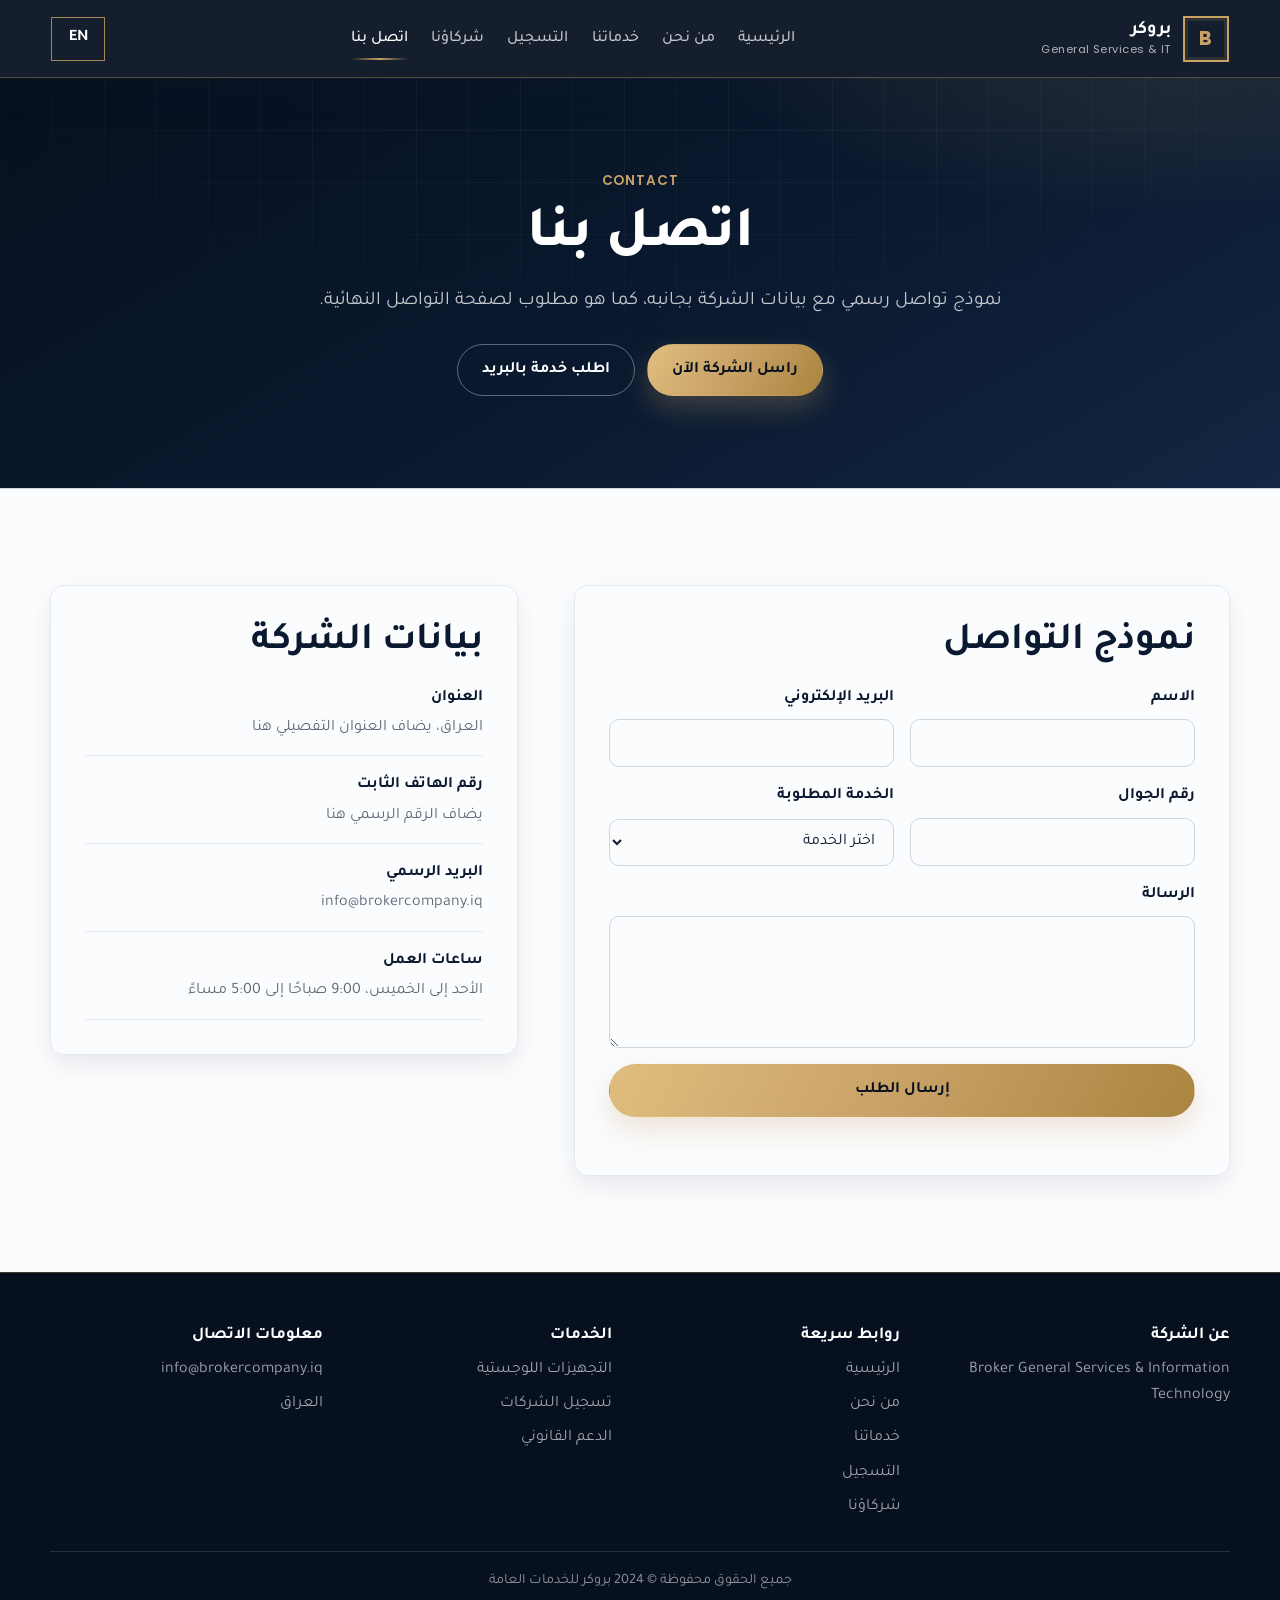
<file: contact.html>
<!doctype html>
<html lang="ar" dir="rtl">
  <head>
    <meta charset="utf-8">
    <meta name="viewport" content="width=device-width, initial-scale=1">
    <title>بروكر | وايرفرام اتصل بنا</title>
    <link rel="stylesheet" href="styles.css">
  </head>
  <body>
    <header class="site-header">
      <a class="brand" href="index.html" aria-label="Broker homepage">
        <span class="brand-mark" aria-hidden="true">B</span>
        <span>
          <strong data-ar="بروكر" data-en="Broker">بروكر</strong>
          <small>General Services &amp; IT</small>
        </span>
      </a>
      <nav class="site-nav" aria-label="Primary navigation">
        <a href="index.html" data-ar="الرئيسية" data-en="Home">الرئيسية</a>
        <a href="about.html" data-ar="من نحن" data-en="About Us">من نحن</a>
        <a href="services.html" data-ar="خدماتنا" data-en="Services">خدماتنا</a>
        <a href="registration.html" data-ar="التسجيل" data-en="Registration">التسجيل</a>
        <a href="partners.html" data-ar="شركاؤنا" data-en="Our Partners">شركاؤنا</a>
        <a href="contact.html" data-ar="اتصل بنا" data-en="Contact">اتصل بنا</a>
      </nav>
      <button class="language-toggle" type="button" data-language-toggle aria-label="Toggle language">
        <span data-ar="EN" data-en="AR">EN</span>
      </button>
    </header>

    <main class="main-shell">
      <section class="page-hero compact">
        <div class="page-hero-inner">
          <p class="eyebrow">Contact</p>
          <h1>اتصل بنا</h1>
          <p class="lead">نموذج تواصل رسمي مع بيانات الشركة بجانبه، كما هو مطلوب لصفحة التواصل النهائية.</p>
          <div class="button-row">
            <a class="button" href="mailto:info@brokercompany.iq" data-mailto-subject="تواصل عام من موقع بروكر" data-mailto-body="السلام عليكم،&#10;أرغب بالتواصل مع شركة بروكر.&#10;&#10;الاسم:&#10;رقم الهاتف:&#10;الرسالة:">راسل الشركة الآن</a>
            <a class="button secondary" href="mailto:info@brokercompany.iq" data-mailto-subject="طلب خدمة من موقع بروكر" data-mailto-body="السلام عليكم،&#10;أرغب بطلب خدمة من شركة بروكر.&#10;&#10;الاسم:&#10;رقم الهاتف:&#10;الخدمة المطلوبة:">اطلب خدمة بالبريد</a>
          </div>
        </div>
      </section>

      <section class="content-section">
        <div class="section-inner contact-layout">
          <section class="contact-panel">
            <h2>نموذج التواصل</h2>
            <form class="form-grid" data-contact-form>
              <div class="form-field">
                <label for="name">الاسم</label>
                <input id="name" name="name" autocomplete="name" required>
              </div>
              <div class="form-field">
                <label for="email">البريد الإلكتروني</label>
                <input id="email" name="email" type="email" autocomplete="email" required>
              </div>
              <div class="form-field">
                <label for="phone">رقم الجوال</label>
                <input id="phone" name="phone" type="tel" autocomplete="tel">
              </div>
              <div class="form-field">
                <label for="service">الخدمة المطلوبة</label>
                <select id="service" name="service" required>
                  <option value="">اختر الخدمة</option>
                  <option>التجهيزات والخدمات اللوجستية</option>
                  <option>تسجيل الشركات</option>
                  <option>الدعم القانوني</option>
                  <option>الحلول البرمجية</option>
                </select>
              </div>
              <div class="form-field full">
                <label for="message">الرسالة</label>
                <textarea id="message" name="message" required></textarea>
              </div>
              <div class="form-field full">
                <button class="button" type="submit">إرسال الطلب</button>
                <p class="form-status" data-form-status aria-live="polite"></p>
              </div>
            </form>
          </section>

          <aside class="contact-panel">
            <h2>بيانات الشركة</h2>
            <dl class="info-list">
              <div>
                <dt>العنوان</dt>
                <dd>العراق، يضاف العنوان التفصيلي هنا</dd>
              </div>
              <div>
                <dt>رقم الهاتف الثابت</dt>
                <dd>يضاف الرقم الرسمي هنا</dd>
              </div>
              <div>
                <dt>البريد الرسمي</dt>
                <dd>info@brokercompany.iq</dd>
              </div>
              <div>
                <dt>ساعات العمل</dt>
                <dd>الأحد إلى الخميس، 9:00 صباحًا إلى 5:00 مساءً</dd>
              </div>
            </dl>
          </aside>
        </div>
      </section>
    </main>

    <footer class="site-footer">
      <div class="footer-inner">
        <div class="footer-grid">
          <section>
            <h3>عن الشركة</h3>
            <p>Broker General Services &amp; Information Technology</p>
          </section>
          <section>
            <h3>روابط سريعة</h3>
            <ul class="footer-list">
              <li><a href="index.html">الرئيسية</a></li>
              <li><a href="about.html">من نحن</a></li>
              <li><a href="services.html">خدماتنا</a></li>
              <li><a href="registration.html">التسجيل</a></li>
              <li><a href="partners.html">شركاؤنا</a></li>
            </ul>
          </section>
          <section>
            <h3>الخدمات</h3>
            <ul class="footer-list">
              <li>التجهيزات اللوجستية</li>
              <li>تسجيل الشركات</li>
              <li>الدعم القانوني</li>
            </ul>
          </section>
          <section>
            <h3>معلومات الاتصال</h3>
            <ul class="footer-list">
              <li>info@brokercompany.iq</li>
              <li>العراق</li>
            </ul>
          </section>
        </div>
        <div class="footer-bottom">جميع الحقوق محفوظة © 2024 بروكر للخدمات العامة</div>
      </div>
    </footer>
    <script src="app.js"></script>
  </body>
</html>
</file>
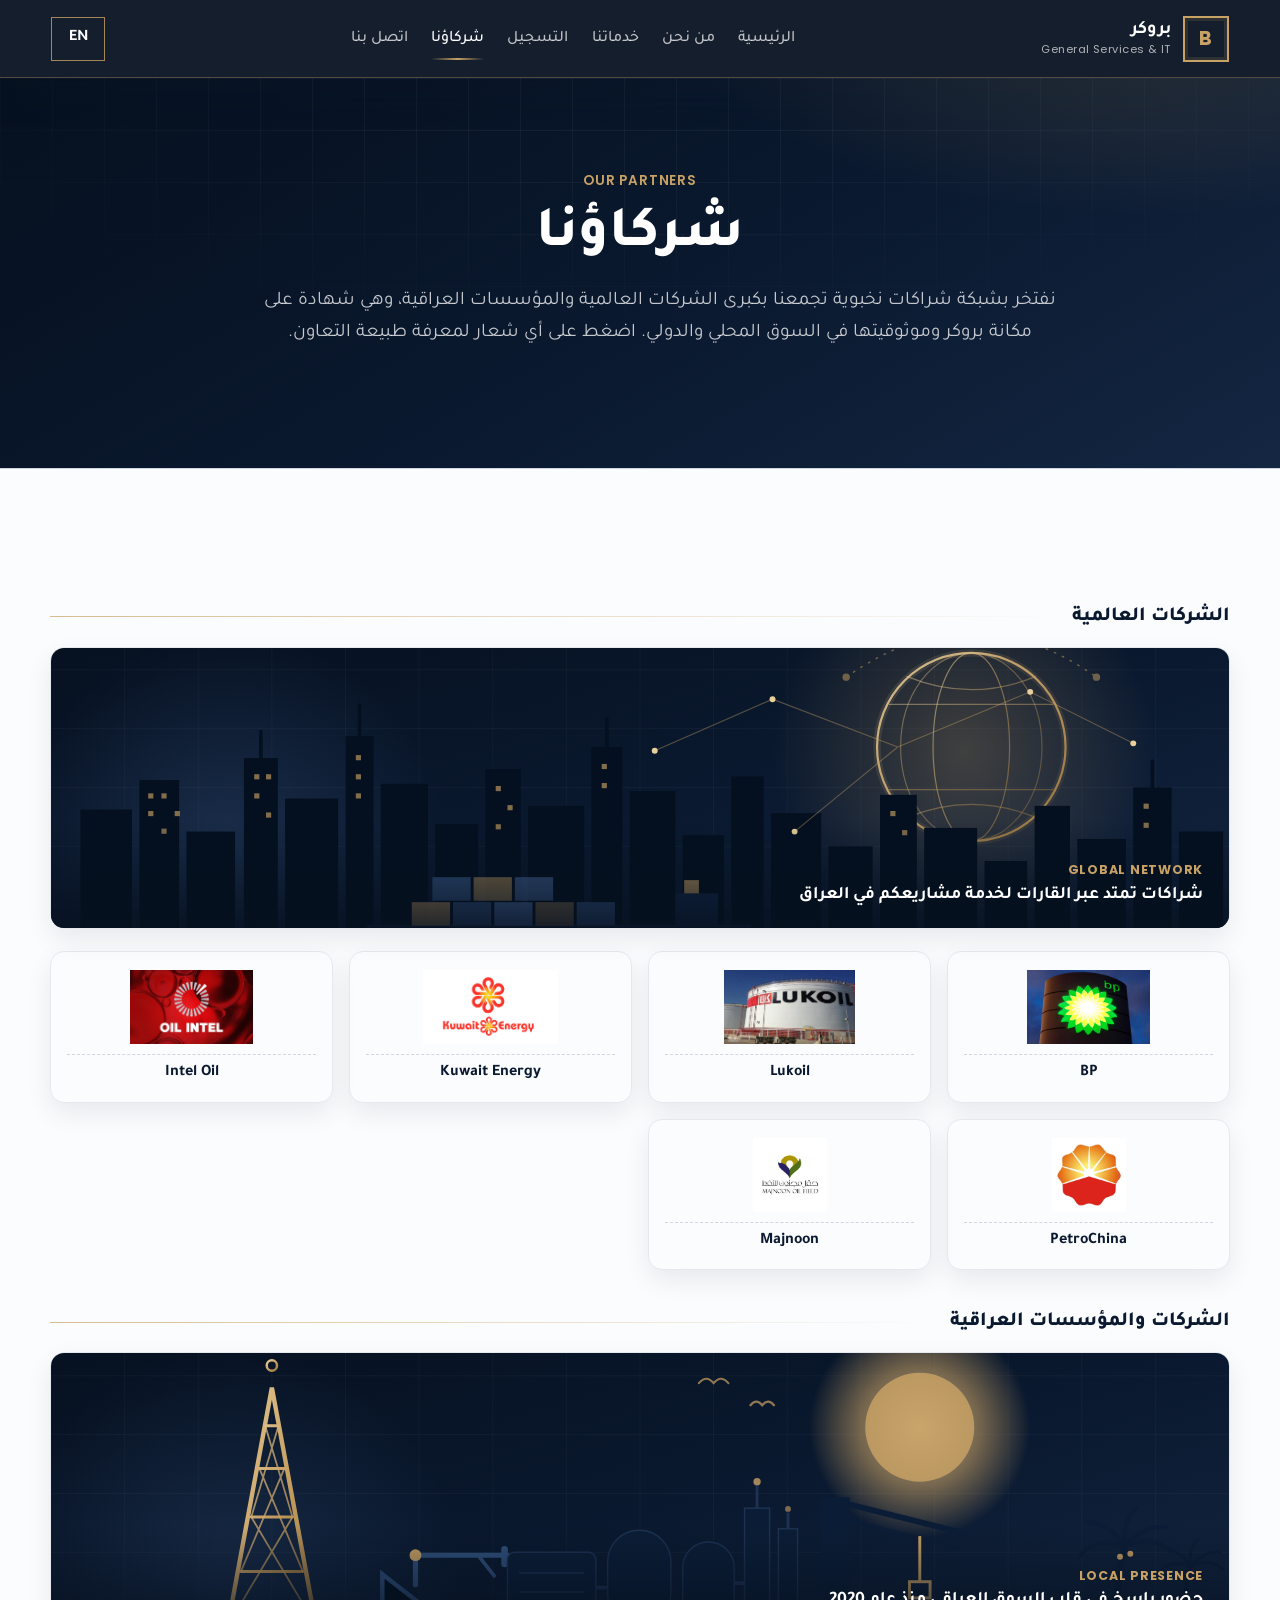
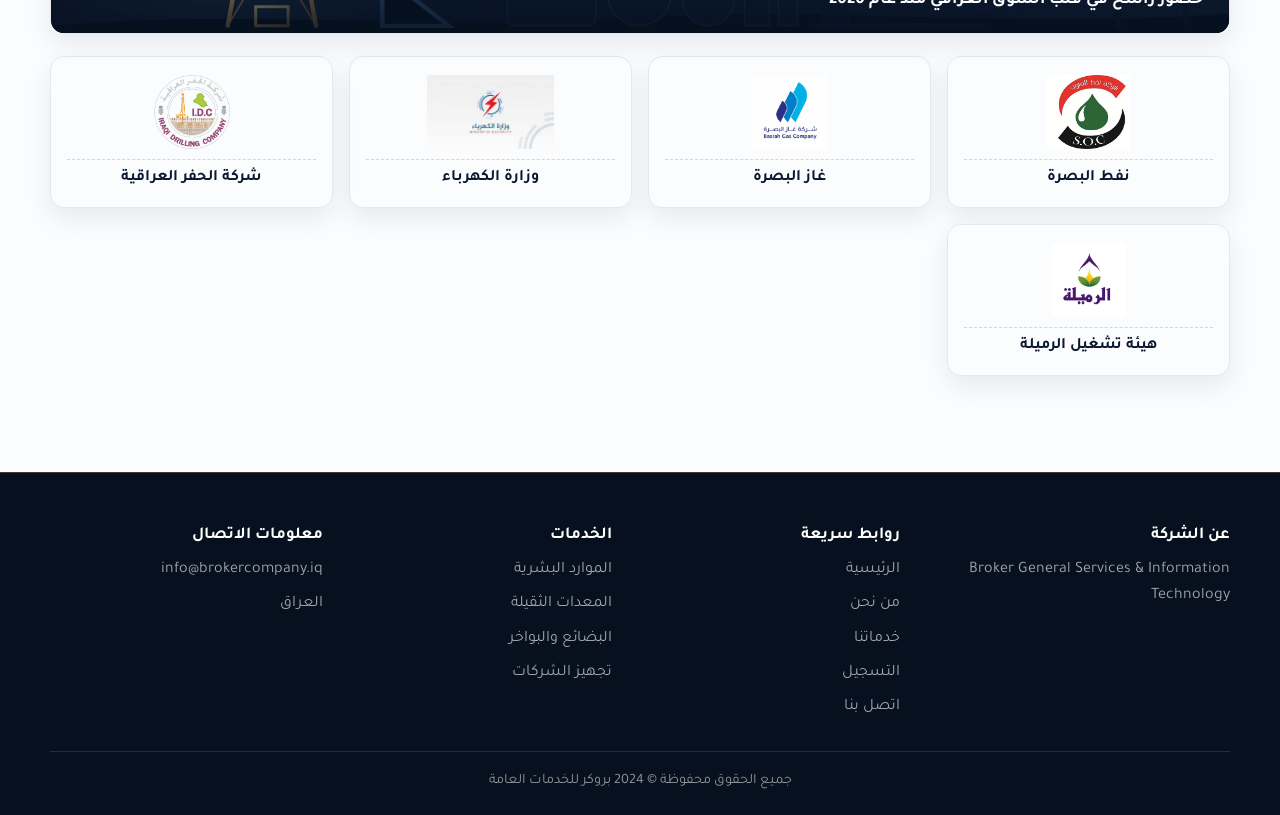
<file: partners.html>
<!doctype html>
<html lang="ar" dir="rtl">
  <head>
    <meta charset="utf-8">
    <meta name="viewport" content="width=device-width, initial-scale=1">
    <title>بروكر | شركاؤنا</title>
    <meta name="description" content="شركاؤنا — شبكة نخبة من الشركات المحلية والعالمية التي تعمل بروكر إلى جانبها.">
    <link rel="stylesheet" href="styles.css">
  </head>
  <body>
    <header class="site-header">
      <a class="brand" href="index.html" aria-label="Broker homepage">
        <span class="brand-mark" aria-hidden="true">B</span>
        <span>
          <strong data-ar="بروكر" data-en="Broker">بروكر</strong>
          <small>General Services &amp; IT</small>
        </span>
      </a>
      <nav class="site-nav" aria-label="Primary navigation">
        <a href="index.html" data-ar="الرئيسية" data-en="Home">الرئيسية</a>
        <a href="about.html" data-ar="من نحن" data-en="About Us">من نحن</a>
        <a href="services.html" data-ar="خدماتنا" data-en="Services">خدماتنا</a>
        <a href="registration.html" data-ar="التسجيل" data-en="Registration">التسجيل</a>
        <a href="partners.html" data-ar="شركاؤنا" data-en="Our Partners">شركاؤنا</a>
        <a href="contact.html" data-ar="اتصل بنا" data-en="Contact">اتصل بنا</a>
      </nav>
      <button class="language-toggle" type="button" data-language-toggle aria-label="Toggle language">
        <span data-ar="EN" data-en="AR">EN</span>
      </button>
    </header>

    <main class="main-shell">
      <section class="page-hero compact">
        <div class="page-hero-inner">
          <p class="eyebrow" data-ar="Our Partners" data-en="Our Partners">Our Partners</p>
          <h1 data-ar="شركاؤنا" data-en="Our Partners">شركاؤنا</h1>
          <p class="lead" data-ar="نفتخر بشبكة شراكات نخبوية تجمعنا بكبرى الشركات العالمية والمؤسسات العراقية، وهي شهادة على مكانة بروكر وموثوقيتها في السوق المحلي والدولي. اضغط على أي شعار لمعرفة طبيعة التعاون." data-en="We take pride in an elite partnership network connecting us with the world's leading companies and Iraqi institutions — a testament to Broker's standing and reliability in local and international markets. Click any logo to learn about the collaboration.">نفتخر بشبكة شراكات نخبوية تجمعنا بكبرى الشركات العالمية والمؤسسات العراقية، وهي شهادة على مكانة بروكر وموثوقيتها في السوق المحلي والدولي. اضغط على أي شعار لمعرفة طبيعة التعاون.</p>
        </div>
      </section>

      <section class="content-section">
        <div class="section-inner">
          <h2 class="partner-section-label" data-reveal><span data-ar="الشركات العالمية" data-en="International Companies">الشركات العالمية</span></h2>
          <figure class="partner-banner" data-reveal>
            <img src="assets/images/partners/banner-global.svg" alt="لوحة فنية تعبر عن الشراكات العالمية - أفق مدن عالمية وكرة أرضية وسفينة حاويات">
            <figcaption>
              <small data-ar="Global Network" data-en="Global Network">Global Network</small>
              <span data-ar="شراكات تمتد عبر القارات لخدمة مشاريعكم في العراق" data-en="Partnerships spanning continents to serve your projects in Iraq">شراكات تمتد عبر القارات لخدمة مشاريعكم في العراق</span>
            </figcaption>
          </figure>
          <div class="partner-grid">
            <button class="partner-trigger" type="button" data-title="BP" data-body="تعاون واعتماد متبادل مع شركة BP العالمية ضمن مشاريع الطاقة والخدمات المساندة في جنوب العراق." data-reveal><img src="assets/images/partners/bp.png" alt="BP"><span>BP</span></button>
            <button class="partner-trigger" type="button" data-title="Lukoil" data-body="تقديم خدمات التجهيز والدعم اللوجستي لمشاريع Lukoil في حقول النفط العراقية." data-reveal><img src="assets/images/partners/lukoil.png" alt="Lukoil"><span>Lukoil</span></button>
            <button class="partner-trigger" type="button" data-title="Kuwait Energy" data-body="شراكة عمل مع Kuwait Energy في مجال التجهيزات الميدانية والموارد البشرية." data-reveal><img src="assets/images/partners/KuwaitEnergy.png" alt="Kuwait Energy"><span>Kuwait Energy</span></button>
            <button class="partner-trigger" type="button" data-title="Intel Oil" data-body="تعاون تشغيلي مع Intel Oil لتأمين المتطلبات الفنية واللوجستية للمواقع." data-reveal><img src="assets/images/partners/inteloil.png" alt="Intel Oil"><span>Intel Oil</span></button>
            <button class="partner-trigger" type="button" data-title="PetroChina" data-body="خدمات تجهيز متكاملة لمشاريع PetroChina النفطية داخل العراق." data-reveal><img src="assets/images/partners/petrochina.png" alt="PetroChina"><span>PetroChina</span></button>
            <button class="partner-trigger" type="button" data-title="Majnoon" data-body="دعم لوجستي وتجهيزات ميدانية لمشروع حقل المجنون النفطي." data-reveal><img src="assets/images/partners/majnoon.png" alt="Majnoon"><span>Majnoon</span></button>
          </div>

          <h2 class="partner-section-label" data-reveal><span data-ar="الشركات والمؤسسات العراقية" data-en="Iraqi Companies &amp; Institutions">الشركات والمؤسسات العراقية</span></h2>
          <figure class="partner-banner" data-reveal>
            <img src="assets/images/partners/banner-local.svg" alt="لوحة فنية تعبر عن القطاع العراقي - منصة حفر ومصفاة ونخيل ورافعة ميناء">
            <figcaption>
              <small data-ar="Local Presence" data-en="Local Presence">Local Presence</small>
              <span data-ar="حضور راسخ في قلب السوق العراقي منذ عام 2020" data-en="A firmly rooted presence at the heart of the Iraqi market since 2020">حضور راسخ في قلب السوق العراقي منذ عام 2020</span>
            </figcaption>
          </figure>
          <div class="partner-grid">
            <button class="partner-trigger" type="button" data-title="نفط البصرة" data-body="تعامل مؤسسي مع شركة نفط البصرة ضمن ملفات التأهيل والتجهيز." data-reveal><img src="assets/images/partners/basraoil.png" alt="نفط البصرة"><span>نفط البصرة</span></button>
            <button class="partner-trigger" type="button" data-title="غاز البصرة" data-body="تقديم خدمات مساندة لشركة غاز البصرة في مواقع العمل الميدانية." data-reveal><img src="assets/images/partners/basragas.png" alt="غاز البصرة"><span>غاز البصرة</span></button>
            <button class="partner-trigger" type="button" data-title="وزارة الكهرباء" data-body="تعاون مع وزارة الكهرباء في مشاريع البنية التحتية والتجهيزات." data-reveal><img src="assets/images/partners/ministryelectricity.png" alt="وزارة الكهرباء"><span>وزارة الكهرباء</span></button>
            <button class="partner-trigger" type="button" data-title="شركة الحفر العراقية" data-body="تنسيق عملي مع شركة الحفر العراقية في مجال المعدات الثقيلة." data-reveal><img src="assets/images/partners/drillingcompany.png" alt="شركة الحفر العراقية"><span>شركة الحفر العراقية</span></button>
            <button class="partner-trigger" type="button" data-title="هيئة تشغيل الرميلة" data-body="خدمات دعم وتجهيز لهيئة تشغيل حقل الرميلة النفطي." data-reveal><img src="assets/images/partners/rumaila.png" alt="هيئة تشغيل الرميلة"><span>هيئة تشغيل الرميلة</span></button>
          </div>
        </div>
      </section>
    </main>

    <dialog id="partner-dialog" aria-labelledby="partner-dialog-title">
      <div class="modal-content">
        <h2 id="partner-dialog-title">Partner</h2>
        <p id="partner-dialog-body"></p>
        <div class="modal-actions">
          <button class="button secondary" type="button" data-dialog-close data-ar="إغلاق" data-en="Close">إغلاق</button>
        </div>
      </div>
    </dialog>

    <footer class="site-footer">
      <div class="footer-inner">
        <div class="footer-grid">
          <section>
            <h3 data-ar="عن الشركة" data-en="About">عن الشركة</h3>
            <p>Broker General Services &amp; Information Technology</p>
          </section>
          <section>
            <h3 data-ar="روابط سريعة" data-en="Quick links">روابط سريعة</h3>
            <ul class="footer-list">
              <li><a href="index.html" data-ar="الرئيسية" data-en="Home">الرئيسية</a></li>
              <li><a href="about.html" data-ar="من نحن" data-en="About Us">من نحن</a></li>
              <li><a href="services.html" data-ar="خدماتنا" data-en="Services">خدماتنا</a></li>
              <li><a href="registration.html" data-ar="التسجيل" data-en="Registration">التسجيل</a></li>
              <li><a href="contact.html" data-ar="اتصل بنا" data-en="Contact">اتصل بنا</a></li>
            </ul>
          </section>
          <section>
            <h3 data-ar="الخدمات" data-en="Services">الخدمات</h3>
            <ul class="footer-list">
              <li data-ar="الموارد البشرية" data-en="Human resources">الموارد البشرية</li>
              <li data-ar="المعدات الثقيلة" data-en="Heavy equipment">المعدات الثقيلة</li>
              <li data-ar="البضائع والبواخر" data-en="Goods &amp; vessels">البضائع والبواخر</li>
              <li data-ar="تجهيز الشركات" data-en="Company provisioning">تجهيز الشركات</li>
            </ul>
          </section>
          <section>
            <h3 data-ar="معلومات الاتصال" data-en="Contact info">معلومات الاتصال</h3>
            <ul class="footer-list">
              <li>info@brokercompany.iq</li>
              <li data-ar="العراق" data-en="Iraq">العراق</li>
            </ul>
          </section>
        </div>
        <div class="footer-bottom" data-ar="جميع الحقوق محفوظة © 2024 بروكر للخدمات العامة" data-en="All rights reserved © 2024 Broker General Services">جميع الحقوق محفوظة © 2024 بروكر للخدمات العامة</div>
      </div>
    </footer>
    <script src="app.js"></script>
  </body>
</html>
</file>
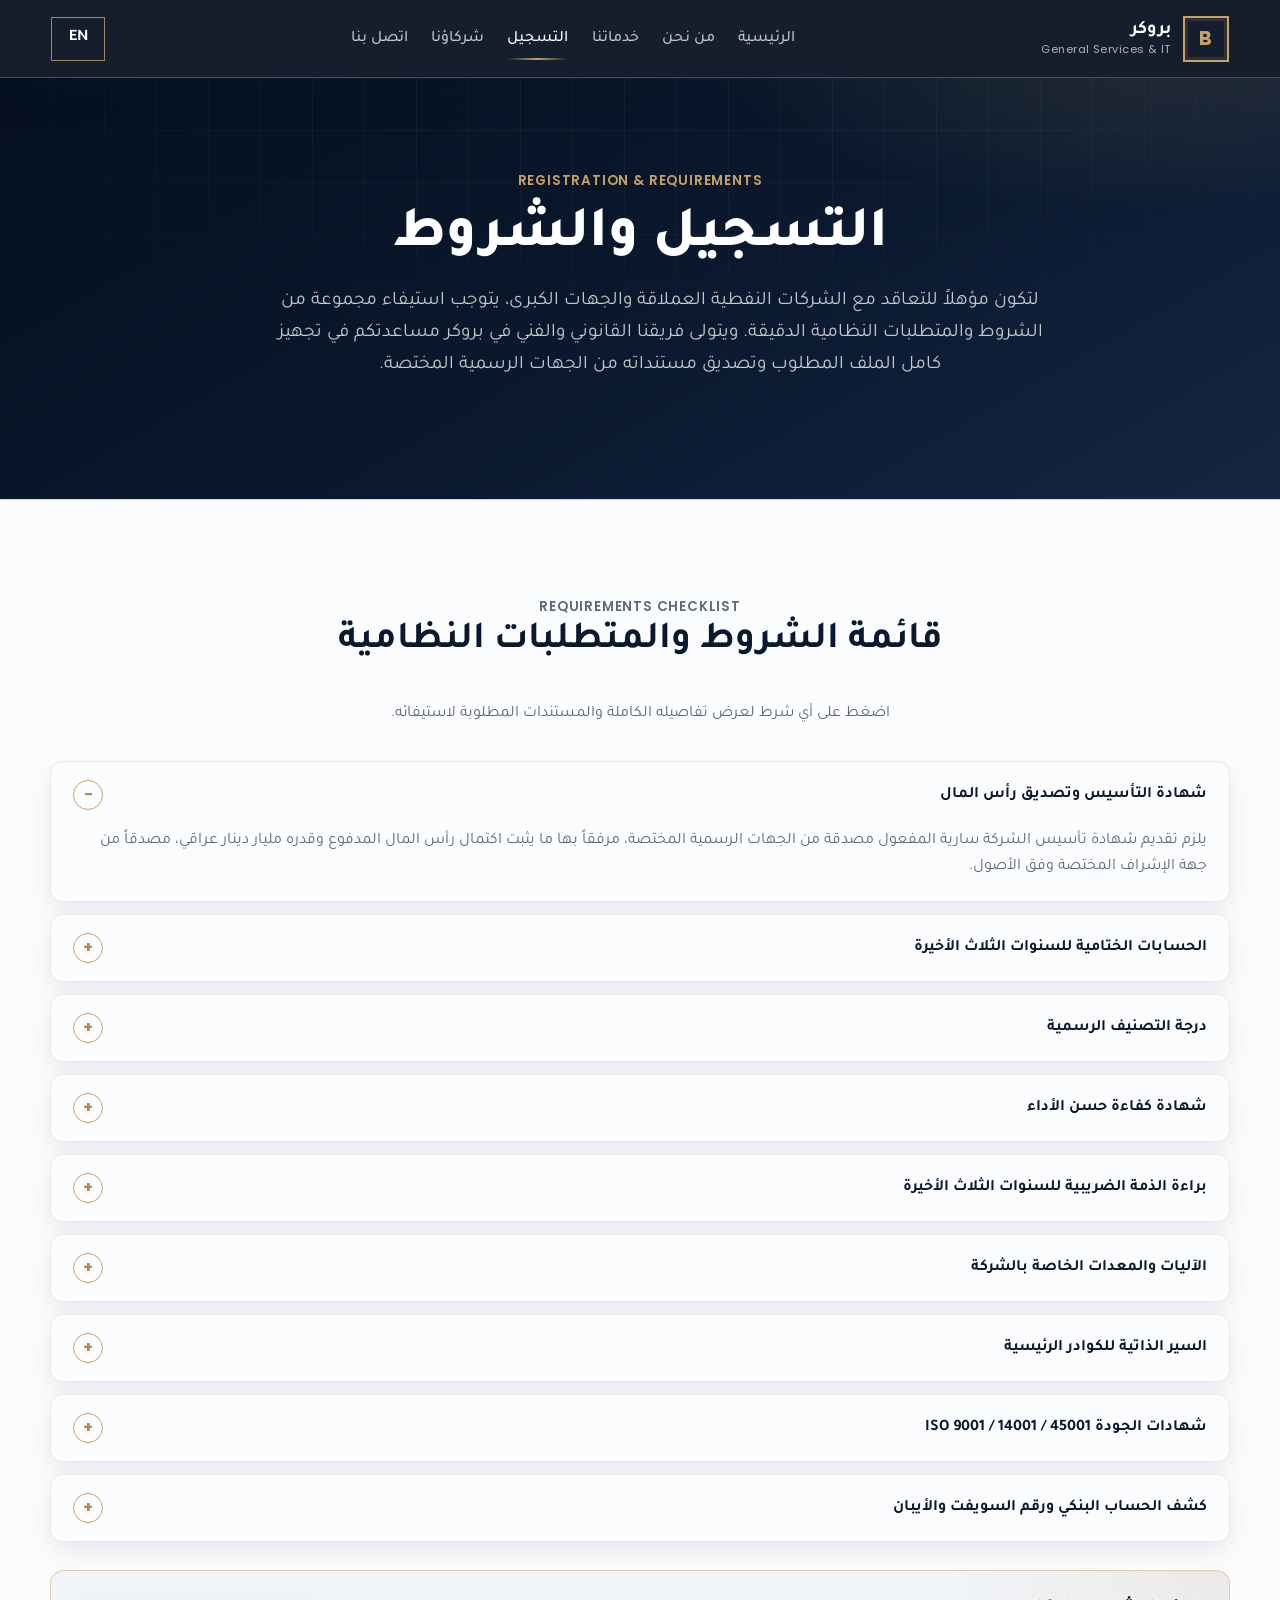
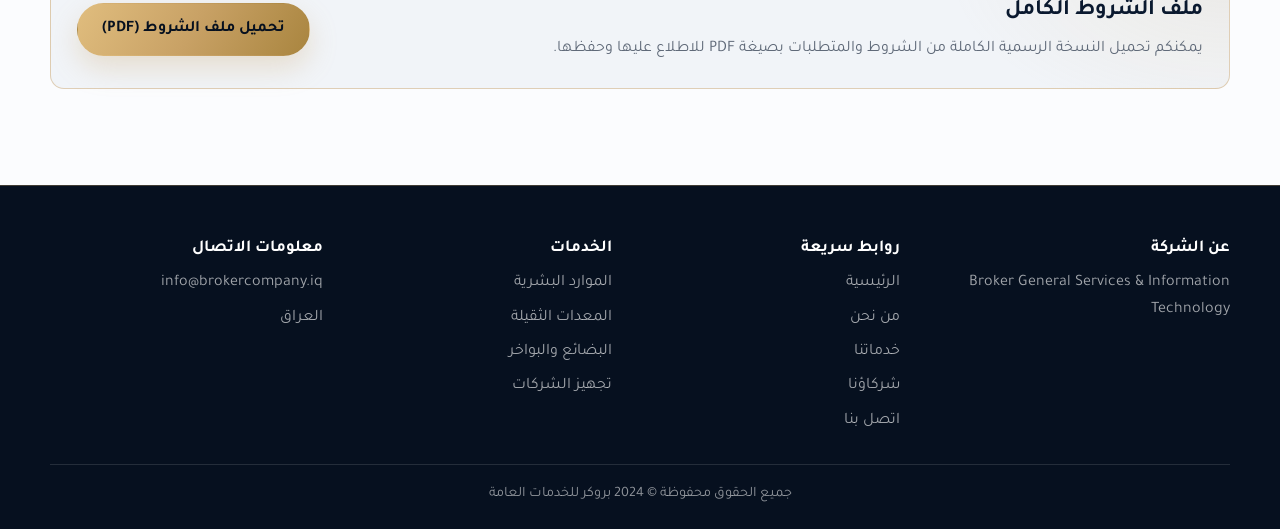
<file: registration.html>
<!doctype html>
<html lang="ar" dir="rtl">
  <head>
    <meta charset="utf-8">
    <meta name="viewport" content="width=device-width, initial-scale=1">
    <title>بروكر | التسجيل والشروط</title>
    <meta name="description" content="الشروط والمتطلبات الرسمية للتسجيل والتأهيل للتعاقد مع الجهات الكبرى عبر شركة بروكر.">
    <link rel="stylesheet" href="styles.css">
  </head>
  <body>
    <header class="site-header">
      <a class="brand" href="index.html" aria-label="Broker homepage">
        <span class="brand-mark" aria-hidden="true">B</span>
        <span>
          <strong data-ar="بروكر" data-en="Broker">بروكر</strong>
          <small>General Services &amp; IT</small>
        </span>
      </a>
      <nav class="site-nav" aria-label="Primary navigation">
        <a href="index.html" data-ar="الرئيسية" data-en="Home">الرئيسية</a>
        <a href="about.html" data-ar="من نحن" data-en="About Us">من نحن</a>
        <a href="services.html" data-ar="خدماتنا" data-en="Services">خدماتنا</a>
        <a href="registration.html" data-ar="التسجيل" data-en="Registration">التسجيل</a>
        <a href="partners.html" data-ar="شركاؤنا" data-en="Our Partners">شركاؤنا</a>
        <a href="contact.html" data-ar="اتصل بنا" data-en="Contact">اتصل بنا</a>
      </nav>
      <button class="language-toggle" type="button" data-language-toggle aria-label="Toggle language">
        <span data-ar="EN" data-en="AR">EN</span>
      </button>
    </header>

    <main class="main-shell">
      <section class="page-hero compact">
        <div class="page-hero-inner">
          <p class="eyebrow" data-ar="Registration &amp; Requirements" data-en="Registration &amp; Requirements">Registration &amp; Requirements</p>
          <h1 data-ar="التسجيل والشروط" data-en="Registration &amp; Terms">التسجيل والشروط</h1>
          <p class="lead" data-ar="لتكون مؤهلاً للتعاقد مع الشركات النفطية العملاقة والجهات الكبرى، يتوجب استيفاء مجموعة من الشروط والمتطلبات النظامية الدقيقة. ويتولى فريقنا القانوني والفني في بروكر مساعدتكم في تجهيز كامل الملف المطلوب وتصديق مستنداته من الجهات الرسمية المختصة." data-en="To qualify for contracting with major oil companies and large entities, a set of precise regulatory requirements must be met. Our legal and technical team at Broker will assist you in preparing the complete file and notarizing its documents with the competent official authorities.">لتكون مؤهلاً للتعاقد مع الشركات النفطية العملاقة والجهات الكبرى، يتوجب استيفاء مجموعة من الشروط والمتطلبات النظامية الدقيقة. ويتولى فريقنا القانوني والفني في بروكر مساعدتكم في تجهيز كامل الملف المطلوب وتصديق مستنداته من الجهات الرسمية المختصة.</p>
        </div>
      </section>

      <section class="content-section">
        <div class="section-inner">
          <div class="section-heading center" data-reveal>
            <div>
              <p class="eyebrow" data-ar="Requirements Checklist" data-en="Requirements Checklist">Requirements Checklist</p>
              <h2 data-ar="قائمة الشروط والمتطلبات النظامية" data-en="Official terms and requirements list">قائمة الشروط والمتطلبات النظامية</h2>
            </div>
            <p data-ar="اضغط على أي شرط لعرض تفاصيله الكاملة والمستندات المطلوبة لاستيفائه." data-en="Click any requirement to view its full details and the documents needed to fulfill it.">اضغط على أي شرط لعرض تفاصيله الكاملة والمستندات المطلوبة لاستيفائه.</p>
          </div>

          <div class="accordion" data-reveal>
            <article class="accordion-item">
              <button class="accordion-button" type="button" aria-expanded="true" aria-controls="req-1"><span data-ar="شهادة التأسيس وتصديق رأس المال" data-en="Certificate of incorporation &amp; capital verification">شهادة التأسيس وتصديق رأس المال</span></button>
              <div class="accordion-panel" id="req-1"><span data-ar="يلزم تقديم شهادة تأسيس الشركة سارية المفعول مصدقة من الجهات الرسمية المختصة، مرفقاً بها ما يثبت اكتمال رأس المال المدفوع وقدره مليار دينار عراقي، مصدقاً من جهة الإشراف المختصة وفق الأصول." data-en="A valid certificate of incorporation certified by the competent official authorities must be submitted, accompanied by proof of paid-up capital of no less than one billion Iraqi dinars, duly verified by the supervising authority.">يلزم تقديم شهادة تأسيس الشركة سارية المفعول مصدقة من الجهات الرسمية المختصة، مرفقاً بها ما يثبت اكتمال رأس المال المدفوع وقدره مليار دينار عراقي، مصدقاً من جهة الإشراف المختصة وفق الأصول.</span></div>
            </article>
            <article class="accordion-item">
              <button class="accordion-button" type="button" aria-expanded="false" aria-controls="req-2"><span data-ar="الحسابات الختامية للسنوات الثلاث الأخيرة" data-en="Final accounts for the last three years">الحسابات الختامية للسنوات الثلاث الأخيرة</span></button>
              <div class="accordion-panel" id="req-2" hidden><span data-ar="يجب تقديم القوائم المالية الختامية المعتمدة والموثقة من محاسب قانوني معتمد عن السنوات المالية الثلاث الأخيرة، بما يوضح بجلاء المركز المالي للشركة وحجم نشاطها ومعدلات دورانها التجاري." data-en="Approved final financial statements for the last three fiscal years, audited by a certified public accountant, must be provided, clearly reflecting the company's financial position, activity volume, and turnover rates.">يجب تقديم القوائم المالية الختامية المعتمدة والموثقة من محاسب قانوني معتمد عن السنوات المالية الثلاث الأخيرة، بما يوضح بجلاء المركز المالي للشركة وحجم نشاطها ومعدلات دورانها التجاري.</span></div>
            </article>
            <article class="accordion-item">
              <button class="accordion-button" type="button" aria-expanded="false" aria-controls="req-3"><span data-ar="درجة التصنيف الرسمية" data-en="Official classification grade">درجة التصنيف الرسمية</span></button>
              <div class="accordion-panel" id="req-3" hidden><span data-ar="يتعين تقديم وثيقة التصنيف الرسمية الصادرة عن جهة التصنيف المختصة وفقاً لنشاط الشركة، على أن تتوافق درجة التصنيف المعتمدة مع حجم العقود المستهدفة وطبيعة الأعمال المراد التأهيل لها." data-en="The official classification document issued by the competent classification authority according to the company's activity must be submitted, provided that the approved grade matches the scale of targeted contracts and the nature of the intended works.">يتعين تقديم وثيقة التصنيف الرسمية الصادرة عن جهة التصنيف المختصة وفقاً لنشاط الشركة، على أن تتوافق درجة التصنيف المعتمدة مع حجم العقود المستهدفة وطبيعة الأعمال المراد التأهيل لها.</span></div>
            </article>
            <article class="accordion-item">
              <button class="accordion-button" type="button" aria-expanded="false" aria-controls="req-4"><span data-ar="شهادة كفاءة حسن الأداء" data-en="Good performance certificate">شهادة كفاءة حسن الأداء</span></button>
              <div class="accordion-panel" id="req-4" hidden><span data-ar="يلزم إرفاق شهادة كفاءة حسن الأداء صادرة عن جهة عمل سابقة أو جهة حكومية مختصة، تثبت جدية الشركة وكفاءتها الفنية والتزامها التام في تنفيذ أعمالها ومشاريعها السابقة دون إخلال." data-en="A good performance certificate issued by a previous client or competent government authority must be attached, attesting to the company's seriousness, technical competence, and full commitment in executing its previous works and projects.">يلزم إرفاق شهادة كفاءة حسن الأداء صادرة عن جهة عمل سابقة أو جهة حكومية مختصة، تثبت جدية الشركة وكفاءتها الفنية والتزامها التام في تنفيذ أعمالها ومشاريعها السابقة دون إخلال.</span></div>
            </article>
            <article class="accordion-item">
              <button class="accordion-button" type="button" aria-expanded="false" aria-controls="req-5"><span data-ar="براءة الذمة الضريبية للسنوات الثلاث الأخيرة" data-en="Tax clearance for the last three years">براءة الذمة الضريبية للسنوات الثلاث الأخيرة</span></button>
              <div class="accordion-panel" id="req-5" hidden><span data-ar="يجب تقديم كتاب براءة الذمة الضريبية الصادر عن هيئة الضرائب الاتحادية والخاص بالسنوات الثلاث الأخيرة، لإثبات انتظام الشركة في سداد كافة مستحقاتها الضريبية والقانونية." data-en="A tax clearance letter issued by the Federal Board of Taxation covering the last three years must be provided as evidence of the company's regular settlement of all its tax and legal dues.">يجب تقديم كتاب براءة الذمة الضريبية الصادر عن هيئة الضرائب الاتحادية والخاص بالسنوات الثلاث الأخيرة، لإثبات انتظام الشركة في سداد كافة مستحقاتها الضريبية والقانونية.</span></div>
            </article>
            <article class="accordion-item">
              <button class="accordion-button" type="button" aria-expanded="false" aria-controls="req-6"><span data-ar="الآليات والمعدات الخاصة بالشركة" data-en="Company machinery and equipment">الآليات والمعدات الخاصة بالشركة</span></button>
              <div class="accordion-panel" id="req-6" hidden><span data-ar="يُشترط تقديم كشف تفصيلي موثق بالآليات والمعدات المملوكة للشركة أو المتاحة لديها بموجب عقود إيجار نظامية، موضحاً به نوع كل آلية وسنة الصنع وحالتها الفنية ومدى جاهزيتها للتشغيل." data-en="A detailed documented schedule of machinery and equipment owned by the company or available under valid lease contracts is required, specifying each machine's type, manufacturing year, technical condition, and operational readiness.">يُشترط تقديم كشف تفصيلي موثق بالآليات والمعدات المملوكة للشركة أو المتاحة لديها بموجب عقود إيجار نظامية، موضحاً به نوع كل آلية وسنة الصنع وحالتها الفنية ومدى جاهزيتها للتشغيل.</span></div>
            </article>
            <article class="accordion-item">
              <button class="accordion-button" type="button" aria-expanded="false" aria-controls="req-7"><span data-ar="السير الذاتية للكوادر الرئيسية" data-en="CVs of key personnel">السير الذاتية للكوادر الرئيسية</span></button>
              <div class="accordion-panel" id="req-7" hidden><span data-ar="تقديم السير الذاتية الموثقة للكوادر الفنية والإدارية الرئيسية العاملة لدى الشركة، مرفقاً بها الشهادات العلمية وشهادات الخبرة المهنية ذات الصلة، لإثبات جاهزية الكادر البشري المؤهل." data-en="Documented CVs of the company's key technical and administrative personnel must be submitted, along with academic degrees and relevant professional experience certificates, demonstrating the readiness of qualified staff.">تقديم السير الذاتية الموثقة للكوادر الفنية والإدارية الرئيسية العاملة لدى الشركة، مرفقاً بها الشهادات العلمية وشهادات الخبرة المهنية ذات الصلة، لإثبات جاهزية الكادر البشري المؤهل.</span></div>
            </article>
            <article class="accordion-item">
              <button class="accordion-button" type="button" aria-expanded="false" aria-controls="req-8"><span data-ar="شهادات الجودة ISO 9001 / 14001 / 45001" data-en="Quality certifications ISO 9001 / 14001 / 45001">شهادات الجودة ISO 9001 / 14001 / 45001</span></button>
              <div class="accordion-panel" id="req-8" hidden><span data-ar="إدراج نسخ سارية المفعول من شهادات إدارة الجودة (ISO 9001) والإدارة البيئية (ISO 14001) والسلامة والصحة المهنية (ISO 45001)، الصادرة عن جهة مانحة معتمدة دولياً، عند توفرها ضمن منظومة الشركة." data-en="Valid copies of quality management (ISO 9001), environmental management (ISO 14001), and occupational health and safety (ISO 45001) certifications, issued by an internationally accredited body, must be included where available within the company's system.">إدراج نسخ سارية المفعول من شهادات إدارة الجودة (ISO 9001) والإدارة البيئية (ISO 14001) والسلامة والصحة المهنية (ISO 45001)، الصادرة عن جهة مانحة معتمدة دولياً، عند توفرها ضمن منظومة الشركة.</span></div>
            </article>
            <article class="accordion-item">
              <button class="accordion-button" type="button" aria-expanded="false" aria-controls="req-9"><span data-ar="كشف الحساب البنكي ورقم السويفت والأيبان" data-en="Bank statement, SWIFT &amp; IBAN">كشف الحساب البنكي ورقم السويفت والأيبان</span></button>
              <div class="accordion-panel" id="req-9" hidden><span data-ar="تقديم كشف حساب بنكي حديث باسم الشركة صادر عن مصرف معتمد، مع بيانات رمز التحويل الدولي (SWIFT) ورقم الحساب المصرفي الدولي (IBAN)، وذلك لاستكمال الاعتماد المالي للملف وتمكين التعاملات المالية النظامية." data-en="A recent bank statement in the company's name issued by an accredited bank must be provided, together with the SWIFT code and IBAN, in order to complete the financial approval of the file and enable formal financial transactions.">تقديم كشف حساب بنكي حديث باسم الشركة صادر عن مصرف معتمد، مع بيانات رمز التحويل الدولي (SWIFT) ورقم الحساب المصرفي الدولي (IBAN)، وذلك لاستكمال الاعتماد المالي للملف وتمكين التعاملات المالية النظامية.</span></div>
            </article>
          </div>

          <div class="download-panel" data-reveal>
            <div>
              <h3 data-ar="ملف الشروط الكامل" data-en="Full terms document">ملف الشروط الكامل</h3>
              <p data-ar="يمكنكم تحميل النسخة الرسمية الكاملة من الشروط والمتطلبات بصيغة PDF للاطلاع عليها وحفظها." data-en="You may download the complete official version of the terms and requirements in PDF format for review and record.">يمكنكم تحميل النسخة الرسمية الكاملة من الشروط والمتطلبات بصيغة PDF للاطلاع عليها وحفظها.</p>
            </div>
            <a class="button" href="#" data-placeholder-alert data-ar="تحميل ملف الشروط (PDF)" data-en="Download terms (PDF)">تحميل ملف الشروط (PDF)</a>
          </div>
        </div>
      </section>
    </main>

    <footer class="site-footer">
      <div class="footer-inner">
        <div class="footer-grid">
          <section>
            <h3 data-ar="عن الشركة" data-en="About">عن الشركة</h3>
            <p>Broker General Services &amp; Information Technology</p>
          </section>
          <section>
            <h3 data-ar="روابط سريعة" data-en="Quick links">روابط سريعة</h3>
            <ul class="footer-list">
              <li><a href="index.html" data-ar="الرئيسية" data-en="Home">الرئيسية</a></li>
              <li><a href="about.html" data-ar="من نحن" data-en="About Us">من نحن</a></li>
              <li><a href="services.html" data-ar="خدماتنا" data-en="Services">خدماتنا</a></li>
              <li><a href="partners.html" data-ar="شركاؤنا" data-en="Our Partners">شركاؤنا</a></li>
              <li><a href="contact.html" data-ar="اتصل بنا" data-en="Contact">اتصل بنا</a></li>
            </ul>
          </section>
          <section>
            <h3 data-ar="الخدمات" data-en="Services">الخدمات</h3>
            <ul class="footer-list">
              <li data-ar="الموارد البشرية" data-en="Human resources">الموارد البشرية</li>
              <li data-ar="المعدات الثقيلة" data-en="Heavy equipment">المعدات الثقيلة</li>
              <li data-ar="البضائع والبواخر" data-en="Goods &amp; vessels">البضائع والبواخر</li>
              <li data-ar="تجهيز الشركات" data-en="Company provisioning">تجهيز الشركات</li>
            </ul>
          </section>
          <section>
            <h3 data-ar="معلومات الاتصال" data-en="Contact info">معلومات الاتصال</h3>
            <ul class="footer-list">
              <li>info@brokercompany.iq</li>
              <li data-ar="العراق" data-en="Iraq">العراق</li>
            </ul>
          </section>
        </div>
        <div class="footer-bottom" data-ar="جميع الحقوق محفوظة © 2024 بروكر للخدمات العامة" data-en="All rights reserved © 2024 Broker General Services">جميع الحقوق محفوظة © 2024 بروكر للخدمات العامة</div>
      </div>
    </footer>
    <script src="app.js"></script>
  </body>
</html>
</file>
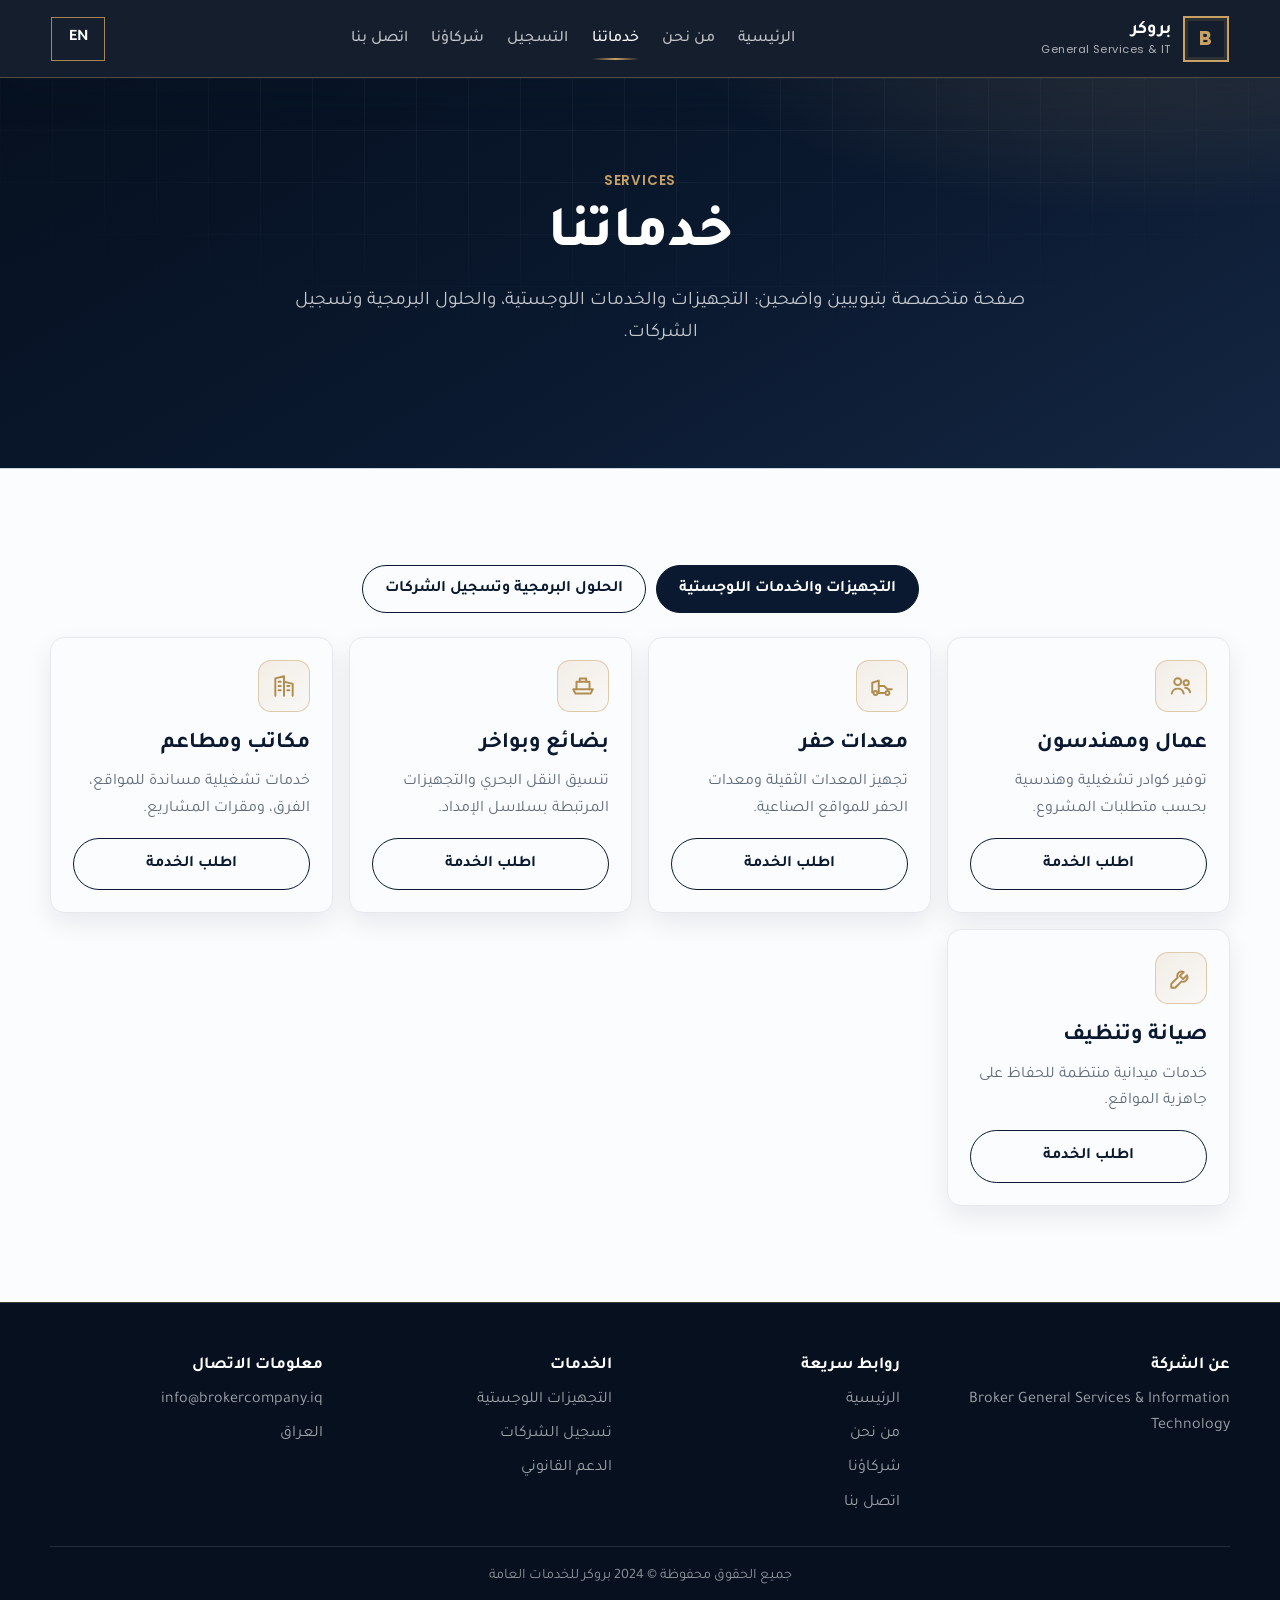
<file: services.html>
<!doctype html>
<html lang="ar" dir="rtl">
  <head>
    <meta charset="utf-8">
    <meta name="viewport" content="width=device-width, initial-scale=1">
    <title>بروكر | وايرفرام الخدمات</title>
    <link rel="stylesheet" href="styles.css">
  </head>
  <body>
    <header class="site-header">
      <a class="brand" href="index.html" aria-label="Broker homepage">
        <span class="brand-mark" aria-hidden="true">B</span>
        <span>
          <strong data-ar="بروكر" data-en="Broker">بروكر</strong>
          <small>General Services &amp; IT</small>
        </span>
      </a>
      <nav class="site-nav" aria-label="Primary navigation">
        <a href="index.html" data-ar="الرئيسية" data-en="Home">الرئيسية</a>
        <a href="about.html" data-ar="من نحن" data-en="About Us">من نحن</a>
        <a href="services.html" data-ar="خدماتنا" data-en="Services">خدماتنا</a>
        <a href="registration.html" data-ar="التسجيل" data-en="Registration">التسجيل</a>
        <a href="partners.html" data-ar="شركاؤنا" data-en="Our Partners">شركاؤنا</a>
        <a href="contact.html" data-ar="اتصل بنا" data-en="Contact">اتصل بنا</a>
      </nav>
      <button class="language-toggle" type="button" data-language-toggle aria-label="Toggle language">
        <span data-ar="EN" data-en="AR">EN</span>
      </button>
    </header>

    <main class="main-shell">
      <section class="page-hero compact">
        <div class="page-hero-inner">
          <p class="eyebrow">Services</p>
          <h1>خدماتنا</h1>
          <p class="lead">صفحة متخصصة بتبويبين واضحين: التجهيزات والخدمات اللوجستية، والحلول البرمجية وتسجيل الشركات.</p>
        </div>
      </section>

      <section class="content-section">
        <div class="section-inner">
          <div class="tabs">
            <div class="tab-list" role="tablist" aria-label="Service categories" data-tab-list>
              <button class="tab-button" type="button" role="tab" id="tab-logistics" aria-controls="panel-logistics" aria-selected="true">التجهيزات والخدمات اللوجستية</button>
              <button class="tab-button" type="button" role="tab" id="tab-registration" aria-controls="panel-registration" aria-selected="false">الحلول البرمجية وتسجيل الشركات</button>
            </div>

            <section class="tab-panel" id="panel-logistics" role="tabpanel" aria-labelledby="tab-logistics">
              <div class="services-grid">
                <article class="service-card">
                  <span class="icon-slot" aria-hidden="true"><svg viewBox="0 0 24 24" fill="none" stroke="currentColor" stroke-width="1.8" stroke-linecap="round" stroke-linejoin="round"><circle cx="9" cy="8" r="3.2"/><path d="M3.5 19c.6-3 2.8-4.6 5.5-4.6S13.9 16 14.5 19"/><circle cx="16.8" cy="9" r="2.4"/><path d="M15.8 13.7c2.3.2 4 1.6 4.6 4.1"/></svg></span>
                  <h3>عمال ومهندسون</h3>
                  <p>توفير كوادر تشغيلية وهندسية بحسب متطلبات المشروع.</p>
                  <a class="button secondary" href="mailto:info@brokercompany.iq" data-mailto-subject="طلب خدمة عمال ومهندسين" data-mailto-body="السلام عليكم،&#10;أرغب بطلب خدمة عمال ومهندسين من شركة بروكر.&#10;&#10;الاسم:&#10;رقم الهاتف:&#10;تفاصيل الطلب:">اطلب الخدمة</a>
                </article>
                <article class="service-card">
                  <span class="icon-slot" aria-hidden="true"><svg viewBox="0 0 24 24" fill="none" stroke="currentColor" stroke-width="1.8" stroke-linecap="round" stroke-linejoin="round"><path d="M3 18V9l6-2v11"/><path d="M9 12h5l3 3h4"/><circle cx="6" cy="18.5" r="1.8"/><circle cx="17" cy="18.5" r="1.8"/><path d="M9 18.5h5.2"/></svg></span>
                  <h3>معدات حفر</h3>
                  <p>تجهيز المعدات الثقيلة ومعدات الحفر للمواقع الصناعية.</p>
                  <a class="button secondary" href="mailto:info@brokercompany.iq" data-mailto-subject="طلب خدمة معدات حفر" data-mailto-body="السلام عليكم،&#10;أرغب بطلب خدمة معدات حفر من شركة بروكر.&#10;&#10;الاسم:&#10;رقم الهاتف:&#10;تفاصيل الطلب:">اطلب الخدمة</a>
                </article>
                <article class="service-card">
                  <span class="icon-slot" aria-hidden="true"><svg viewBox="0 0 24 24" fill="none" stroke="currentColor" stroke-width="1.8" stroke-linecap="round" stroke-linejoin="round"><path d="M3 15h18l-2 4H5z"/><path d="M6 15V8h12v7"/><path d="M9 8V5h6v3"/></svg></span>
                  <h3>بضائع وبواخر</h3>
                  <p>تنسيق النقل البحري والتجهيزات المرتبطة بسلاسل الإمداد.</p>
                  <a class="button secondary" href="mailto:info@brokercompany.iq" data-mailto-subject="طلب خدمة بضائع وبواخر" data-mailto-body="السلام عليكم،&#10;أرغب بطلب خدمة بضائع وبواخر من شركة بروكر.&#10;&#10;الاسم:&#10;رقم الهاتف:&#10;تفاصيل الطلب:">اطلب الخدمة</a>
                </article>
                <article class="service-card">
                  <span class="icon-slot" aria-hidden="true"><svg viewBox="0 0 24 24" fill="none" stroke="currentColor" stroke-width="1.8" stroke-linecap="round" stroke-linejoin="round"><path d="M4 21V5l8-2v18"/><path d="M12 8l8 2v11"/><path d="M7 8h2M7 12h2M7 16h2M15 12h2M15 16h2"/></svg></span>
                  <h3>مكاتب ومطاعم</h3>
                  <p>خدمات تشغيلية مساندة للمواقع، الفرق، ومقرات المشاريع.</p>
                  <a class="button secondary" href="mailto:info@brokercompany.iq" data-mailto-subject="طلب خدمة مكاتب ومطاعم" data-mailto-body="السلام عليكم،&#10;أرغب بطلب خدمة مكاتب ومطاعم من شركة بروكر.&#10;&#10;الاسم:&#10;رقم الهاتف:&#10;تفاصيل الطلب:">اطلب الخدمة</a>
                </article>
                <article class="service-card">
                  <span class="icon-slot" aria-hidden="true"><svg viewBox="0 0 24 24" fill="none" stroke="currentColor" stroke-width="1.8" stroke-linecap="round" stroke-linejoin="round"><path d="M14.5 6.5a4 4 0 0 0-5.6 5L3 17.4V21h3.6l5.9-5.9a4 4 0 0 0 5-5.6L14 13l-3-3z"/></svg></span>
                  <h3>صيانة وتنظيف</h3>
                  <p>خدمات ميدانية منتظمة للحفاظ على جاهزية المواقع.</p>
                  <a class="button secondary" href="mailto:info@brokercompany.iq" data-mailto-subject="طلب خدمة صيانة وتنظيف" data-mailto-body="السلام عليكم،&#10;أرغب بطلب خدمة صيانة وتنظيف من شركة بروكر.&#10;&#10;الاسم:&#10;رقم الهاتف:&#10;تفاصيل الطلب:">اطلب الخدمة</a>
                </article>
              </div>
            </section>

            <section class="tab-panel" id="panel-registration" role="tabpanel" aria-labelledby="tab-registration" hidden>
              <div class="section-heading">
                <div>
                  <p class="eyebrow">Legal and software workflow</p>
                  <h2>تسجيل الشركات والدعم القانوني</h2>
                </div>
                <p>يعرض هذا التبويب مسار التسجيل، العقود، الشهود، كاتب العدل، والدفعة المقدمة بصورة منظمة.</p>
              </div>
              <ol class="process-list">
                <li>
                  <h3>تسجيل الشركات</h3>
                  <p>تسجيل الشركات الأجنبية والعراقية في دائرة التسجيل وإعداد ملفها الأساسي.</p>
                </li>
                <li>
                  <h3>الدعم القانوني</h3>
                  <p>كاتب العدل، العقود الرسمية، الشهود، وتثبيت الحقوق قبل بدء العمل.</p>
                </li>
                <li>
                  <h3>الدفعة المقدمة</h3>
                  <p>إظهار شرط 50% دفعة مقدمة ضمن مسار واضح وموثق.</p>
                </li>
              </ol>
            </section>
          </div>
        </div>
      </section>
    </main>

    <footer class="site-footer">
      <div class="footer-inner">
        <div class="footer-grid">
          <section>
            <h3>عن الشركة</h3>
            <p>Broker General Services &amp; Information Technology</p>
          </section>
          <section>
            <h3>روابط سريعة</h3>
            <ul class="footer-list">
              <li><a href="index.html">الرئيسية</a></li>
              <li><a href="about.html">من نحن</a></li>
              <li><a href="partners.html">شركاؤنا</a></li>
              <li><a href="contact.html">اتصل بنا</a></li>
            </ul>
          </section>
          <section>
            <h3>الخدمات</h3>
            <ul class="footer-list">
              <li>التجهيزات اللوجستية</li>
              <li>تسجيل الشركات</li>
              <li>الدعم القانوني</li>
            </ul>
          </section>
          <section>
            <h3>معلومات الاتصال</h3>
            <ul class="footer-list">
              <li>info@brokercompany.iq</li>
              <li>العراق</li>
            </ul>
          </section>
        </div>
        <div class="footer-bottom">جميع الحقوق محفوظة © 2024 بروكر للخدمات العامة</div>
      </div>
    </footer>
    <script src="app.js"></script>
  </body>
</html>
</file>
<file: styles.css>
@import url("https://fonts.googleapis.com/css2?family=Poppins:wght@400;500;600;700&family=Tajawal:wght@400;500;700;800&display=swap");

:root {
  --ink: #0a192f;
  --muted: #5f6978;
  --line: #cfd6de;
  --soft-line: #e5e9ee;
  --paper: #fbfcfe;
  --surface: #f1f4f8;
  --surface-strong: #e8edf4;
  --focus: #c8a165;
  --navy: #0a192f;
  --navy-2: #142642;
  --navy-deep: #06101f;
  --bronze: #c8a165;
  --bronze-strong: #b08d4f;
  --steel: #7c8796;
  --white: #ffffff;
  --radius: 14px;
  --max-width: 1180px;
  --shadow-lg: 0 26px 60px rgba(6, 16, 31, 0.16);
  --shadow-sm: 0 10px 26px rgba(6, 16, 31, 0.08);
}

* {
  box-sizing: border-box;
}

html {
  min-width: 320px;
  scroll-behavior: smooth;
}

body {
  margin: 0;
  background: var(--paper);
  color: var(--ink);
  font-family: "Tajawal", "Poppins", Arial, sans-serif;
  line-height: 1.65;
}

::selection {
  background: rgba(200, 161, 101, 0.35);
}

a {
  color: inherit;
  text-decoration: none;
}

button,
input,
select,
textarea {
  font: inherit;
}

button,
.button {
  min-height: 44px;
}

/* ============ Header ============ */

.site-header {
  position: sticky;
  top: 0;
  z-index: 20;
  display: flex;
  align-items: center;
  justify-content: space-between;
  gap: 24px;
  min-height: 78px;
  padding: 0 clamp(18px, 4vw, 54px);
  background: rgba(6, 16, 31, 0.94);
  backdrop-filter: blur(10px);
  border-bottom: 1px solid rgba(200, 161, 101, 0.35);
  box-shadow: 0 14px 36px rgba(10, 25, 47, 0.18);
}

.brand {
  display: inline-flex;
  align-items: center;
  gap: 12px;
  min-width: 188px;
}

.brand-mark {
  display: grid;
  width: 46px;
  height: 46px;
  place-items: center;
  border: 2px solid var(--bronze);
  color: var(--bronze);
  font-family: "Poppins", Arial, sans-serif;
  font-size: 1.2rem;
  font-weight: 700;
  box-shadow: inset 0 0 0 3px rgba(200, 161, 101, 0.14);
}

.brand strong {
  display: block;
  font-size: 1.15rem;
  line-height: 1.1;
  color: var(--white);
}

.brand small {
  display: block;
  color: rgba(255, 255, 255, 0.66);
  font-family: "Poppins", Arial, sans-serif;
  font-size: 0.7rem;
  letter-spacing: 0.04em;
  line-height: 1.25;
}

.site-nav {
  display: flex;
  align-items: center;
  justify-content: center;
  flex: 1;
  gap: clamp(10px, 1.8vw, 24px);
}

.site-nav a {
  position: relative;
  padding: 24px 0 22px;
  color: rgba(255, 255, 255, 0.72);
  font-weight: 500;
  white-space: nowrap;
  transition: color 0.2s ease;
}

.site-nav a::after {
  position: absolute;
  inset-inline: 0;
  bottom: 15px;
  height: 2px;
  background: linear-gradient(90deg, transparent, var(--bronze), transparent);
  content: "";
  opacity: 0;
  transition: opacity 0.2s ease;
}

.site-nav a[aria-current="page"],
.site-nav a:hover {
  color: var(--white);
}

.site-nav a[aria-current="page"]::after,
.site-nav a:hover::after {
  opacity: 1;
}

.language-toggle {
  display: inline-flex;
  align-items: center;
  justify-content: center;
  width: 54px;
  border: 1px solid rgba(200, 161, 101, 0.8);
  background: transparent;
  color: var(--white);
  cursor: pointer;
  font-weight: 700;
  transition: background 0.2s ease;
}

.language-toggle:hover {
  background: rgba(200, 161, 101, 0.15);
}

.language-toggle:hover,
.language-toggle:focus-visible,
.button:hover,
.button:focus-visible,
.tab-button:hover,
.tab-button:focus-visible,
.accordion-button:hover,
.accordion-button:focus-visible,
.partner-trigger:hover,
.partner-trigger:focus-visible {
  outline: 2px solid var(--focus);
  outline-offset: 2px;
}

.main-shell {
  min-height: calc(100vh - 78px);
}

/* ============ Home hero (no photo, pure design) ============ */

.hero-home {
  position: relative;
  overflow: hidden;
  color: var(--white);
  background:
    radial-gradient(900px 420px at 85% -10%, rgba(200, 161, 101, 0.22), transparent 60%),
    radial-gradient(700px 380px at -10% 110%, rgba(90, 130, 190, 0.25), transparent 60%),
    linear-gradient(160deg, var(--navy-deep) 0%, var(--navy) 45%, var(--navy-2) 100%);
}

.hero-home::before {
  position: absolute;
  inset: 0;
  background-image:
    linear-gradient(rgba(255, 255, 255, 0.05) 1px, transparent 1px),
    linear-gradient(90deg, rgba(255, 255, 255, 0.05) 1px, transparent 1px);
  background-size: 56px 56px;
  mask-image: radial-gradient(ellipse 90% 80% at 50% 20%, black 30%, transparent 75%);
  content: "";
  pointer-events: none;
}

.hero-home::after {
  position: absolute;
  inset-inline-start: -140px;
  top: -140px;
  width: 380px;
  height: 380px;
  border: 1px solid rgba(200, 161, 101, 0.35);
  border-radius: 50%;
  content: "";
  pointer-events: none;
}

.hero-home-inner {
  position: relative;
  z-index: 1;
  width: min(var(--max-width), calc(100% - 36px));
  margin: 0 auto;
  padding: clamp(64px, 9vw, 120px) 0 clamp(48px, 7vw, 84px);
  text-align: center;
}

.hero-kicker {
  display: inline-flex;
  align-items: center;
  gap: 10px;
  margin: 0 0 22px;
  padding: 8px 18px;
  border: 1px solid rgba(200, 161, 101, 0.55);
  border-radius: 999px;
  background: rgba(200, 161, 101, 0.12);
  color: var(--bronze);
  font-size: 0.88rem;
  font-weight: 700;
  letter-spacing: 0.02em;
}

.hero-kicker .dot {
  width: 8px;
  height: 8px;
  border-radius: 50%;
  background: var(--bronze);
  box-shadow: 0 0 0 4px rgba(200, 161, 101, 0.25);
}

.hero-home h1 {
  max-width: 900px;
  margin: 0 auto 20px;
  font-size: clamp(2.2rem, 5.4vw, 4.4rem);
  font-weight: 800;
  line-height: 1.14;
}

.hero-home h1 .gold {
  background: linear-gradient(100deg, #e8cf9b, var(--bronze) 55%, #9c7a41);
  -webkit-background-clip: text;
  background-clip: text;
  color: transparent;
}

.hero-home .lead {
  max-width: 720px;
  margin: 0 auto 32px;
  color: rgba(255, 255, 255, 0.78);
  font-size: clamp(1.05rem, 2vw, 1.28rem);
}

.hero-chips {
  display: flex;
  flex-wrap: wrap;
  justify-content: center;
  gap: 10px;
  margin-bottom: 34px;
}

.chip {
  padding: 8px 16px;
  border: 1px solid rgba(255, 255, 255, 0.18);
  border-radius: 999px;
  background: rgba(255, 255, 255, 0.06);
  color: rgba(255, 255, 255, 0.85);
  font-size: 0.86rem;
  font-weight: 500;
}

.stats-strip {
  display: grid;
  grid-template-columns: repeat(4, minmax(0, 1fr));
  gap: 1px;
  max-width: 860px;
  margin: 0 auto;
  overflow: hidden;
  border: 1px solid rgba(255, 255, 255, 0.14);
  border-radius: var(--radius);
  background: rgba(255, 255, 255, 0.08);
  backdrop-filter: blur(6px);
}

.stat {
  padding: 20px 12px;
  background: rgba(10, 25, 47, 0.55);
}

.stat-value {
  display: block;
  font-family: "Poppins", Arial, sans-serif;
  font-size: clamp(1.5rem, 3vw, 2.1rem);
  font-weight: 700;
  color: var(--bronze);
  line-height: 1.1;
}

.stat-label {
  display: block;
  margin-top: 6px;
  color: rgba(255, 255, 255, 0.72);
  font-size: 0.88rem;
}

/* ============ Page hero (inner pages) ============ */

.page-hero {
  position: relative;
  overflow: hidden;
  border-bottom: 1px solid var(--line);
  color: var(--white);
  background:
    radial-gradient(800px 360px at 90% -20%, rgba(200, 161, 101, 0.2), transparent 60%),
    linear-gradient(150deg, var(--navy-deep), var(--navy) 55%, var(--navy-2));
}

.page-hero::before {
  position: absolute;
  inset: 0;
  background-image:
    linear-gradient(rgba(255, 255, 255, 0.045) 1px, transparent 1px),
    linear-gradient(90deg, rgba(255, 255, 255, 0.045) 1px, transparent 1px);
  background-size: 52px 52px;
  mask-image: radial-gradient(ellipse 85% 90% at 50% 0%, black 25%, transparent 78%);
  content: "";
  pointer-events: none;
}

.page-hero-inner {
  position: relative;
  z-index: 1;
  width: min(var(--max-width), calc(100% - 36px));
  margin: 0 auto;
  padding: clamp(48px, 8vw, 92px) 0;
}

.page-hero.compact .page-hero-inner {
  max-width: 840px;
  text-align: center;
}

.page-hero h1 {
  margin-bottom: 16px;
  font-size: clamp(2rem, 4.6vw, 3.6rem);
  font-weight: 800;
  line-height: 1.15;
}

.page-hero .lead {
  color: rgba(255, 255, 255, 0.76);
}

.eyebrow {
  margin: 0 0 12px;
  color: var(--bronze);
  font-family: "Poppins", "Tajawal", Arial, sans-serif;
  font-size: 0.84rem;
  font-weight: 600;
  letter-spacing: 0.06em;
  text-transform: uppercase;
}

h1,
h2,
h3,
p {
  margin-top: 0;
}

h2 {
  margin-bottom: 18px;
  font-size: clamp(1.7rem, 3vw, 2.5rem);
  line-height: 1.2;
}

h3 {
  margin-bottom: 10px;
  font-size: clamp(1.1rem, 2vw, 1.4rem);
  line-height: 1.3;
}

.lead {
  max-width: 800px;
  margin-bottom: 26px;
  color: var(--muted);
  font-size: clamp(1.02rem, 2vw, 1.2rem);
}

/* ============ Buttons ============ */

.button-row {
  display: flex;
  flex-wrap: wrap;
  justify-content: center;
  gap: 12px;
}

.button-row.start {
  justify-content: flex-start;
}

.button {
  display: inline-flex;
  align-items: center;
  justify-content: center;
  gap: 10px;
  min-width: 160px;
  padding: 12px 24px;
  border: 1px solid transparent;
  border-radius: 999px;
  background: linear-gradient(120deg, #e0bd7e, var(--bronze) 50%, #a9853f);
  color: var(--navy-deep);
  font-weight: 700;
  cursor: pointer;
  box-shadow: 0 12px 28px rgba(200, 161, 101, 0.28);
  transition: transform 0.18s ease, box-shadow 0.18s ease, filter 0.18s ease;
}

.button:hover {
  transform: translateY(-2px);
  box-shadow: 0 16px 34px rgba(200, 161, 101, 0.38);
  filter: brightness(1.04);
}

.button.secondary {
  border-color: rgba(255, 255, 255, 0.35);
  background: transparent;
  color: inherit;
  box-shadow: none;
}

.button.secondary:hover {
  border-color: var(--bronze);
  background: rgba(200, 161, 101, 0.12);
  box-shadow: none;
}

.on-light .button.secondary,
.content-section .button.secondary {
  border-color: var(--ink);
  background: var(--paper);
  color: var(--ink);
}

.on-light .button.secondary:hover,
.content-section .button.secondary:hover {
  border-color: var(--bronze-strong);
  background: rgba(200, 161, 101, 0.1);
}

.button.full {
  width: 100%;
}

/* ============ Sections ============ */

.content-section {
  padding: clamp(48px, 8vw, 96px) 0;
}

.content-section + .content-section {
  border-top: 1px solid var(--soft-line);
}

.section-inner {
  width: min(var(--max-width), calc(100% - 36px));
  margin: 0 auto;
}

.section-heading {
  display: flex;
  align-items: end;
  justify-content: space-between;
  gap: 18px;
  margin-bottom: 34px;
}

.section-heading.center {
  flex-direction: column;
  align-items: center;
  text-align: center;
}

.section-heading p {
  max-width: 640px;
  margin-bottom: 0;
  color: var(--muted);
}

.two-column {
  display: grid;
  grid-template-columns: minmax(0, 1fr) minmax(280px, 0.8fr);
  gap: clamp(24px, 5vw, 56px);
  align-items: start;
}

.story-block {
  padding: clamp(22px, 4vw, 36px);
  border: 1px solid var(--soft-line);
  border-radius: var(--radius);
  background: var(--paper);
  box-shadow: var(--shadow-sm);
}

.story-block p {
  color: var(--muted);
}

/* ============ Intro split (home) ============ */

.intro-split {
  display: grid;
  grid-template-columns: minmax(0, 1.05fr) minmax(300px, 0.95fr);
  gap: clamp(28px, 5vw, 64px);
  align-items: center;
}

.intro-points {
  display: grid;
  gap: 14px;
  margin: 0;
  padding: 0;
  list-style: none;
}

.intro-points li {
  display: flex;
  align-items: flex-start;
  gap: 12px;
  padding: 14px 18px;
  border: 1px solid var(--soft-line);
  border-radius: 12px;
  background: var(--paper);
  box-shadow: var(--shadow-sm);
  font-weight: 500;
}

.intro-points li svg {
  flex: 0 0 auto;
  width: 22px;
  height: 22px;
  margin-top: 3px;
  color: var(--bronze-strong);
}

.intro-panel {
  position: relative;
  overflow: hidden;
  padding: clamp(26px, 4vw, 44px);
  border-radius: var(--radius);
  color: var(--white);
  background:
    radial-gradient(420px 260px at 110% -10%, rgba(200, 161, 101, 0.3), transparent 65%),
    linear-gradient(155deg, var(--navy-deep), var(--navy-2));
  box-shadow: var(--shadow-lg);
}

.intro-panel h3 {
  color: var(--white);
}

.intro-panel p {
  color: rgba(255, 255, 255, 0.75);
}

.intro-panel .panel-line {
  width: 64px;
  height: 3px;
  margin-bottom: 18px;
  border-radius: 2px;
  background: var(--bronze);
}

/* ============ Feature cards (services overview) ============ */

.feature-grid {
  display: grid;
  grid-template-columns: repeat(3, minmax(0, 1fr));
  gap: 18px;
}

.feature-card {
  position: relative;
  overflow: hidden;
  padding: 26px 24px;
  border: 1px solid var(--soft-line);
  border-radius: var(--radius);
  background: var(--paper);
  box-shadow: var(--shadow-sm);
  transition: transform 0.2s ease, box-shadow 0.2s ease, border-color 0.2s ease;
}

.feature-card::before {
  position: absolute;
  inset-inline-start: 0;
  top: 0;
  width: 100%;
  height: 3px;
  background: linear-gradient(90deg, var(--bronze), transparent);
  content: "";
  opacity: 0;
  transition: opacity 0.2s ease;
}

.feature-card:hover {
  transform: translateY(-4px);
  border-color: rgba(200, 161, 101, 0.55);
  box-shadow: var(--shadow-lg);
}

.feature-card:hover::before {
  opacity: 1;
}

.feature-icon {
  display: grid;
  width: 54px;
  height: 54px;
  place-items: center;
  margin-bottom: 16px;
  border: 1px solid rgba(200, 161, 101, 0.5);
  border-radius: 13px;
  background: linear-gradient(140deg, rgba(200, 161, 101, 0.16), rgba(200, 161, 101, 0.04));
  color: var(--bronze-strong);
}

.feature-icon svg {
  width: 27px;
  height: 27px;
}

.feature-card h3 {
  font-size: 1.12rem;
}

.feature-card p {
  margin-bottom: 0;
  color: var(--muted);
  font-size: 0.95rem;
}

/* ============ Page links grid ============ */

.page-links-grid {
  display: grid;
  grid-template-columns: repeat(3, minmax(0, 1fr));
  gap: 18px;
}

.page-link-card {
  position: relative;
  display: flex;
  flex-direction: column;
  gap: 8px;
  min-height: 170px;
  padding: 26px 24px;
  border: 1px solid var(--soft-line);
  border-radius: var(--radius);
  background:
    radial-gradient(340px 200px at 100% 0%, rgba(200, 161, 101, 0.09), transparent 70%),
    var(--paper);
  box-shadow: var(--shadow-sm);
  transition: transform 0.2s ease, box-shadow 0.2s ease, border-color 0.2s ease;
}

.page-link-card:hover {
  transform: translateY(-4px);
  border-color: rgba(200, 161, 101, 0.6);
  box-shadow: var(--shadow-lg);
}

.plc-head {
  display: flex;
  align-items: center;
  justify-content: space-between;
  gap: 12px;
  margin-bottom: 6px;
}

.plc-icon {
  display: grid;
  width: 46px;
  height: 46px;
  place-items: center;
  border: 1px solid rgba(200, 161, 101, 0.5);
  border-radius: 12px;
  background: rgba(200, 161, 101, 0.1);
  color: var(--bronze-strong);
}

.plc-icon svg {
  width: 23px;
  height: 23px;
}

.plc-arrow {
  color: var(--bronze-strong);
  transition: transform 0.2s ease;
}

.page-link-card:hover .plc-arrow {
  transform: translateX(-6px);
}

html[dir="ltr"] .page-link-card:hover .plc-arrow {
  transform: translateX(6px);
}

.page-link-card h3 {
  font-size: 1.15rem;
}

.page-link-card p {
  margin-bottom: 0;
  color: var(--muted);
  font-size: 0.93rem;
}

/* ============ Trust band (dark) ============ */

.trust-band {
  position: relative;
  overflow: hidden;
  color: var(--white);
  background:
    radial-gradient(760px 340px at 8% 0%, rgba(200, 161, 101, 0.16), transparent 60%),
    linear-gradient(160deg, var(--navy-deep), var(--navy) 60%, var(--navy-2));
}

.trust-band::before {
  position: absolute;
  inset: 0;
  background-image:
    linear-gradient(rgba(255, 255, 255, 0.04) 1px, transparent 1px),
    linear-gradient(90deg, rgba(255, 255, 255, 0.04) 1px, transparent 1px);
  background-size: 52px 52px;
  mask-image: radial-gradient(ellipse 80% 90% at 50% 100%, black 20%, transparent 75%);
  content: "";
  pointer-events: none;
}

.trust-band .section-heading p {
  color: rgba(255, 255, 255, 0.7);
}

.trust-grid {
  position: relative;
  z-index: 1;
  display: grid;
  grid-template-columns: repeat(3, minmax(0, 1fr));
  gap: 18px;
}

.trust-item {
  padding: 28px 24px;
  border: 1px solid rgba(255, 255, 255, 0.14);
  border-radius: var(--radius);
  background: rgba(255, 255, 255, 0.05);
  backdrop-filter: blur(4px);
  transition: transform 0.2s ease, border-color 0.2s ease;
}

.trust-item:hover {
  transform: translateY(-4px);
  border-color: rgba(200, 161, 101, 0.55);
}

.trust-num {
  display: inline-grid;
  width: 44px;
  height: 44px;
  place-items: center;
  margin-bottom: 16px;
  border: 1px solid rgba(200, 161, 101, 0.6);
  border-radius: 50%;
  color: var(--bronze);
  font-family: "Poppins", Arial, sans-serif;
  font-weight: 700;
}

.trust-item h3 {
  color: var(--white);
}

.trust-item p {
  margin-bottom: 0;
  color: rgba(255, 255, 255, 0.72);
  font-size: 0.95rem;
}

/* ============ CTA band ============ */

.cta-band {
  padding: clamp(48px, 8vw, 90px) 0;
  background:
    radial-gradient(600px 300px at 50% 0%, rgba(200, 161, 101, 0.12), transparent 70%),
    var(--surface);
  text-align: center;
}

.cta-band .inner {
  width: min(760px, calc(100% - 36px));
  margin: 0 auto;
}

.cta-band h2 {
  font-size: clamp(1.8rem, 3.4vw, 2.6rem);
}

.cta-band p {
  max-width: 620px;
  margin: 0 auto 28px;
  color: var(--muted);
}

/* ============ Media cards (about services with images) ============ */

.media-grid {
  display: grid;
  grid-template-columns: repeat(3, minmax(0, 1fr));
  gap: 18px;
}

.media-card {
  overflow: hidden;
  border: 1px solid var(--soft-line);
  border-radius: var(--radius);
  background: var(--paper);
  box-shadow: var(--shadow-sm);
  transition: transform 0.2s ease, box-shadow 0.2s ease;
}

.media-card:hover {
  transform: translateY(-4px);
  box-shadow: var(--shadow-lg);
}

.media-thumb {
  position: relative;
  aspect-ratio: 16 / 10;
  overflow: hidden;
}

.media-thumb img {
  width: 100%;
  height: 100%;
  object-fit: cover;
  display: block;
  transition: transform 0.35s ease;
}

.media-card:hover .media-thumb img {
  transform: scale(1.05);
}

.media-thumb::after {
  position: absolute;
  inset: 0;
  background: linear-gradient(180deg, transparent 55%, rgba(6, 16, 31, 0.55));
  content: "";
}

.media-body {
  padding: 20px 22px 24px;
}

.media-body h3 {
  font-size: 1.12rem;
}

.media-body p {
  margin-bottom: 0;
  color: var(--muted);
  font-size: 0.93rem;
}

/* ============ Strategy / legacy cards ============ */

.strategy-grid,
.services-grid,
.partner-grid,
.footer-grid {
  display: grid;
  gap: 16px;
}

.strategy-grid {
  grid-template-columns: repeat(4, minmax(0, 1fr));
}

.services-grid {
  grid-template-columns: repeat(4, minmax(0, 1fr));
}

.partner-grid {
  grid-template-columns: repeat(4, minmax(0, 1fr));
}

.footer-grid {
  grid-template-columns: 1.15fr repeat(3, 1fr);
}

.card,
.service-card,
.requirement-card,
.contact-panel {
  border: 1px solid var(--soft-line);
  border-radius: var(--radius);
  background: var(--paper);
  box-shadow: var(--shadow-sm);
}

.card,
.service-card {
  padding: 22px;
}

.card {
  min-height: 174px;
}

.card-number {
  display: inline-grid;
  width: 34px;
  height: 34px;
  place-items: center;
  margin-bottom: 18px;
  border: 1px solid var(--bronze);
  border-radius: 9px;
  color: var(--bronze-strong);
  font-family: "Poppins", Arial, sans-serif;
  font-weight: 700;
}

.icon-slot {
  display: grid;
  width: 52px;
  height: 52px;
  place-items: center;
  margin-bottom: 18px;
  border: 1px solid rgba(200, 161, 101, 0.5);
  border-radius: 13px;
  background: linear-gradient(140deg, rgba(200, 161, 101, 0.16), rgba(200, 161, 101, 0.04));
  color: var(--bronze-strong);
}

.icon-slot svg {
  width: 26px;
  height: 26px;
}

.card p,
.service-card p,
.contact-panel p {
  color: var(--muted);
}

.service-card {
  display: flex;
  flex-direction: column;
  min-height: 240px;
}

.service-card .button {
  width: 100%;
  margin-top: auto;
}

/* ============ Tabs ============ */

.tabs {
  display: grid;
  gap: 24px;
}

.tab-list {
  display: flex;
  flex-wrap: wrap;
  gap: 10px;
  justify-content: center;
}

.tab-button {
  min-width: min(100%, 260px);
  min-height: 48px;
  padding: 10px 22px;
  border: 1px solid var(--ink);
  border-radius: 999px;
  background: var(--paper);
  color: var(--ink);
  cursor: pointer;
  font-weight: 700;
  transition: all 0.18s ease;
}

.tab-button[aria-selected="true"] {
  border-color: var(--navy);
  background: var(--navy);
  color: var(--paper);
}

.tab-panel[hidden] {
  display: none;
}

.process-list,
.check-list,
.footer-list {
  margin: 0;
  padding: 0;
  list-style: none;
}

.process-list {
  display: grid;
  grid-template-columns: repeat(3, minmax(0, 1fr));
  gap: 16px;
}

.process-list li,
.requirement-card {
  padding: 22px;
  border: 1px solid var(--soft-line);
  border-radius: var(--radius);
  background: var(--paper);
  box-shadow: var(--shadow-sm);
}

.process-list li p {
  color: var(--muted);
}

/* ============ Accordion ============ */

.accordion {
  display: grid;
  gap: 12px;
}

.accordion-item {
  overflow: hidden;
  border: 1px solid var(--soft-line);
  border-radius: 12px;
  background: var(--paper);
  box-shadow: var(--shadow-sm);
  transition: border-color 0.2s ease;
}

.accordion-item:hover {
  border-color: rgba(200, 161, 101, 0.5);
}

.accordion-button {
  display: flex;
  width: 100%;
  align-items: center;
  justify-content: space-between;
  gap: 16px;
  padding: 18px 22px;
  border: 0;
  background: transparent;
  color: var(--ink);
  cursor: pointer;
  text-align: start;
  font-weight: 700;
}

.accordion-button::after {
  display: grid;
  width: 28px;
  height: 28px;
  flex: 0 0 auto;
  place-items: center;
  border: 1px solid var(--bronze);
  border-radius: 50%;
  color: var(--bronze-strong);
  content: "+";
  font-family: "Poppins", Arial, sans-serif;
}

.accordion-button[aria-expanded="true"]::after {
  content: "\2212";
}

.accordion-panel {
  padding: 0 22px 20px;
  color: var(--muted);
}

.accordion-panel[hidden] {
  display: none;
}

.download-panel {
  display: grid;
  grid-template-columns: 1fr auto;
  gap: 18px;
  align-items: center;
  margin-top: 28px;
  padding: 26px;
  border: 1px solid rgba(200, 161, 101, 0.45);
  border-radius: var(--radius);
  background:
    radial-gradient(400px 220px at 100% 0%, rgba(200, 161, 101, 0.12), transparent 70%),
    var(--surface);
}

.download-panel p {
  margin-bottom: 0;
  color: var(--muted);
}

/* ============ Partners page ============ */

.partner-banner {
  position: relative;
  overflow: hidden;
  margin: 0 0 22px;
  border: 1px solid var(--soft-line);
  border-radius: var(--radius);
  box-shadow: var(--shadow-sm);
}

.partner-banner img {
  display: block;
  width: 100%;
  height: clamp(180px, 26vw, 280px);
  object-fit: cover;
}

.partner-banner figcaption {
  position: absolute;
  inset-inline: 0;
  bottom: 0;
  padding: 40px 26px 18px;
  background: linear-gradient(180deg, transparent, rgba(6, 16, 31, 0.82));
  color: var(--white);
  font-weight: 700;
  font-size: 1.1rem;
}

.partner-banner figcaption small {
  display: block;
  color: var(--bronze);
  font-family: "Poppins", "Tajawal", Arial, sans-serif;
  font-size: 0.78rem;
  letter-spacing: 0.06em;
  text-transform: uppercase;
}

.partner-section-label {
  display: flex;
  align-items: center;
  gap: 14px;
  margin: 40px 0 18px;
  color: var(--ink);
  font-weight: 800;
  font-size: 1.25rem;
}

.partner-section-label::after {
  flex: 1;
  height: 1px;
  background: linear-gradient(90deg, rgba(200, 161, 101, 0.7), transparent);
  content: "";
}

.partner-trigger {
  display: flex;
  width: 100%;
  min-height: 132px;
  flex-direction: column;
  gap: 10px;
  align-items: center;
  justify-content: center;
  padding: 18px 16px;
  border: 1px solid var(--soft-line);
  border-radius: var(--radius);
  background: var(--paper);
  color: var(--ink);
  cursor: pointer;
  text-align: center;
  font-weight: 700;
  box-shadow: var(--shadow-sm);
  transition: transform 0.2s ease, box-shadow 0.2s ease, border-color 0.2s ease;
}

.partner-trigger:hover {
  transform: translateY(-4px);
  border-color: rgba(200, 161, 101, 0.6);
  box-shadow: var(--shadow-lg);
}

.partner-trigger img {
  display: block;
  width: min(150px, 100%);
  max-height: 74px;
  object-fit: contain;
}

.partner-trigger span {
  display: block;
  width: 100%;
  padding-top: 8px;
  border-top: 1px dashed var(--line);
  line-height: 1.3;
  overflow-wrap: anywhere;
}

/* ============ Dialog ============ */

dialog {
  width: min(560px, calc(100% - 32px));
  border: 1px solid var(--soft-line);
  border-radius: var(--radius);
  padding: 0;
  background: var(--paper);
  color: var(--ink);
  box-shadow: var(--shadow-lg);
}

dialog .button.secondary {
  border-color: var(--ink);
  color: var(--ink);
}

dialog::backdrop {
  background: rgba(6, 16, 31, 0.55);
  backdrop-filter: blur(3px);
}

.modal-content {
  padding: 28px;
}

.modal-actions {
  display: flex;
  justify-content: flex-end;
  margin-top: 22px;
}

/* ============ Contact ============ */

.contact-layout {
  display: grid;
  grid-template-columns: minmax(0, 1.05fr) minmax(300px, 0.75fr);
  gap: clamp(24px, 5vw, 56px);
  align-items: start;
}

.contact-panel {
  padding: clamp(22px, 4vw, 34px);
}

.form-grid {
  display: grid;
  grid-template-columns: repeat(2, minmax(0, 1fr));
  gap: 16px;
}

.form-field {
  display: grid;
  gap: 8px;
}

.form-field.full {
  grid-column: 1 / -1;
}

.form-field label {
  font-weight: 700;
}

.form-field input,
.form-field select,
.form-field textarea {
  width: 100%;
  min-height: 46px;
  padding: 10px 14px;
  border: 1px solid var(--line);
  border-radius: 10px;
  background: var(--paper);
  color: var(--ink);
  transition: border-color 0.18s ease, box-shadow 0.18s ease;
}

.form-field input:focus,
.form-field select:focus,
.form-field textarea:focus {
  border-color: var(--bronze);
  box-shadow: 0 0 0 3px rgba(200, 161, 101, 0.2);
  outline: none;
}

.form-field textarea {
  min-height: 132px;
  resize: vertical;
}

.form-status {
  margin: 16px 0 0;
  color: var(--muted);
}

.info-list {
  display: grid;
  gap: 16px;
  margin: 0;
}

.info-list div {
  padding-bottom: 14px;
  border-bottom: 1px solid var(--soft-line);
}

.info-list dt {
  font-weight: 700;
}

.info-list dd {
  margin: 4px 0 0;
  color: var(--muted);
}

/* ============ Footer ============ */

.site-footer {
  color: rgba(255, 255, 255, 0.78);
  background: var(--navy-deep);
  border-top: 1px solid rgba(200, 161, 101, 0.3);
}

.footer-inner {
  width: min(var(--max-width), calc(100% - 36px));
  margin: 0 auto;
  padding: 52px 0 22px;
}

.footer-grid {
  margin-bottom: 30px;
}

.footer-grid h3 {
  color: var(--white);
  font-size: 1.05rem;
}

.footer-grid p {
  color: rgba(255, 255, 255, 0.62);
}

.footer-list {
  display: grid;
  gap: 8px;
  color: rgba(255, 255, 255, 0.62);
}

.footer-list a:hover {
  color: var(--bronze);
}

.footer-bottom {
  padding-top: 18px;
  border-top: 1px solid rgba(255, 255, 255, 0.12);
  color: rgba(255, 255, 255, 0.55);
  text-align: center;
  font-size: 0.9rem;
}

/* ============ Reveal animation ============ */

[data-reveal] {
  opacity: 0;
  transform: translateY(22px);
  transition: opacity 0.6s ease, transform 0.6s ease;
}

[data-reveal].is-visible {
  opacity: 1;
  transform: none;
}

@media (prefers-reduced-motion: reduce) {
  [data-reveal] {
    opacity: 1;
    transform: none;
    transition: none;
  }
}

/* ============ Responsive ============ */

@media (max-width: 1020px) {
  .feature-grid,
  .page-links-grid,
  .media-grid,
  .trust-grid {
    grid-template-columns: repeat(2, minmax(0, 1fr));
  }

  .strategy-grid,
  .services-grid {
    grid-template-columns: repeat(2, minmax(0, 1fr));
  }
}

@media (max-width: 980px) {
  .site-header {
    position: relative;
    flex-wrap: wrap;
    padding-top: 14px;
    padding-bottom: 14px;
  }

  .site-nav {
    order: 3;
    width: 100%;
    justify-content: flex-start;
    overflow-x: auto;
    padding-bottom: 2px;
  }

  html[dir="rtl"] .site-nav {
    justify-content: flex-start;
  }

  .site-nav a {
    padding: 8px 0;
  }

  .site-nav a::after {
    bottom: 0;
  }

  .intro-split,
  .two-column,
  .contact-layout {
    grid-template-columns: 1fr;
  }

  .stats-strip {
    grid-template-columns: repeat(2, minmax(0, 1fr));
  }

  .process-list,
  .footer-grid {
    grid-template-columns: 1fr 1fr;
  }
}

@media (max-width: 640px) {
  .page-hero-inner,
  .section-inner,
  .footer-inner,
  .hero-home-inner {
    width: min(100% - 28px, var(--max-width));
  }

  .brand {
    min-width: 0;
  }

  .brand small {
    display: none;
  }

  .section-heading,
  .download-panel {
    display: grid;
  }

  .feature-grid,
  .page-links-grid,
  .media-grid,
  .trust-grid,
  .strategy-grid,
  .services-grid,
  .partner-grid,
  .process-list,
  .footer-grid,
  .form-grid {
    grid-template-columns: 1fr;
  }

  .stats-strip {
    grid-template-columns: 1fr 1fr;
  }

  .button,
  .tab-button {
    width: 100%;
  }

  h1 {
    font-size: clamp(2rem, 11vw, 3rem);
  }
}
</file>
